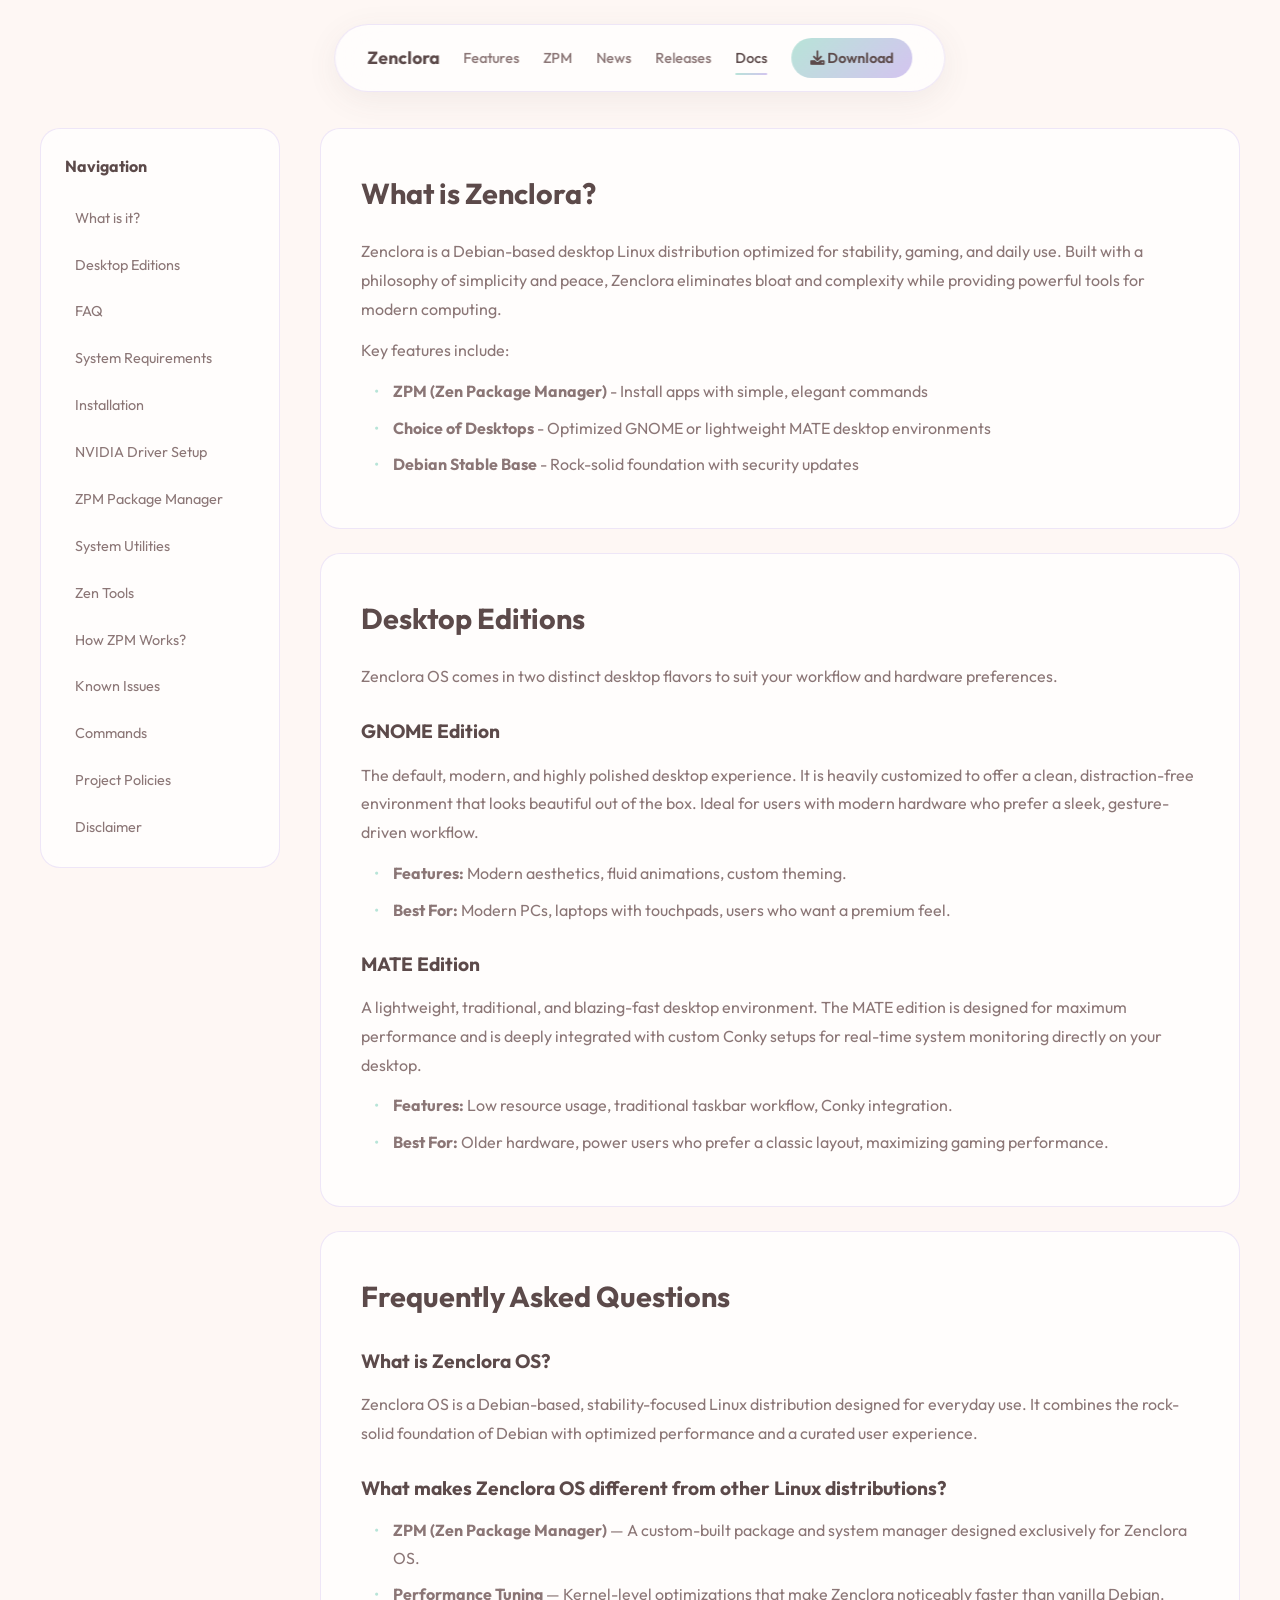
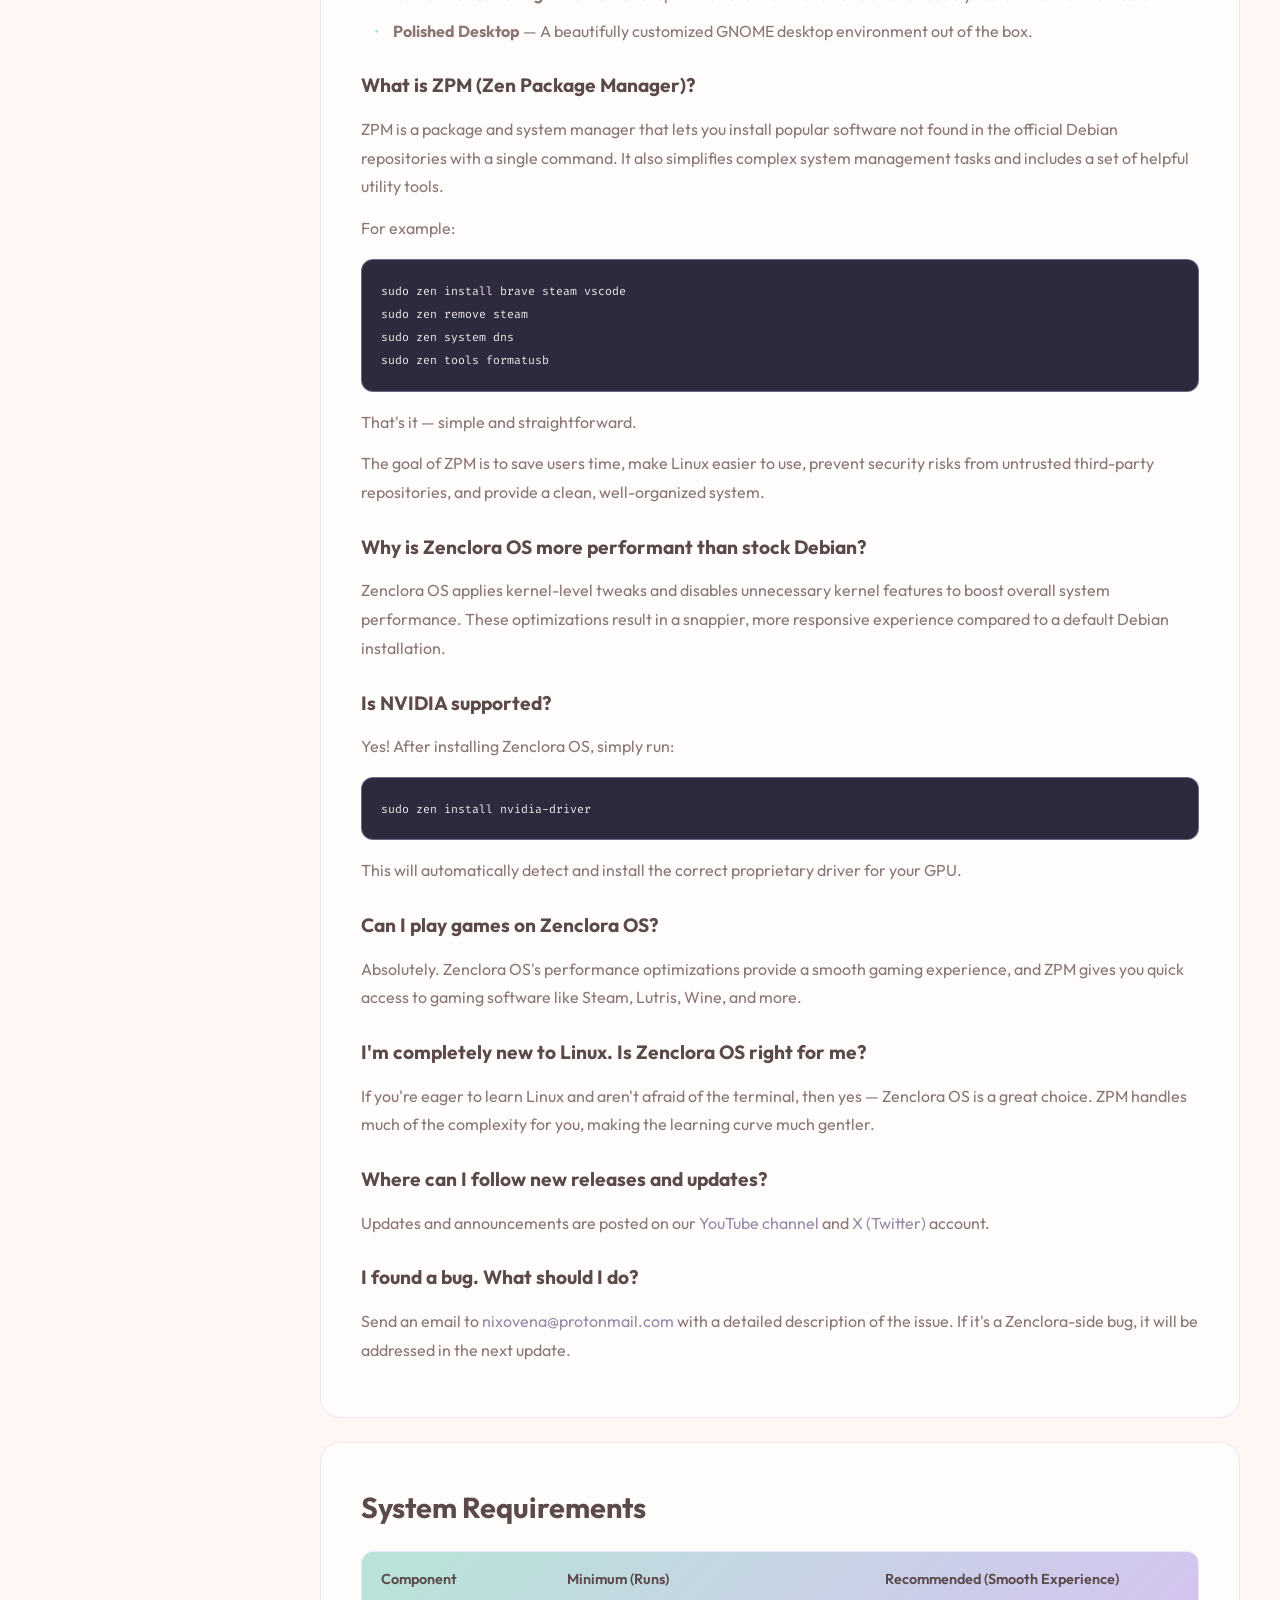
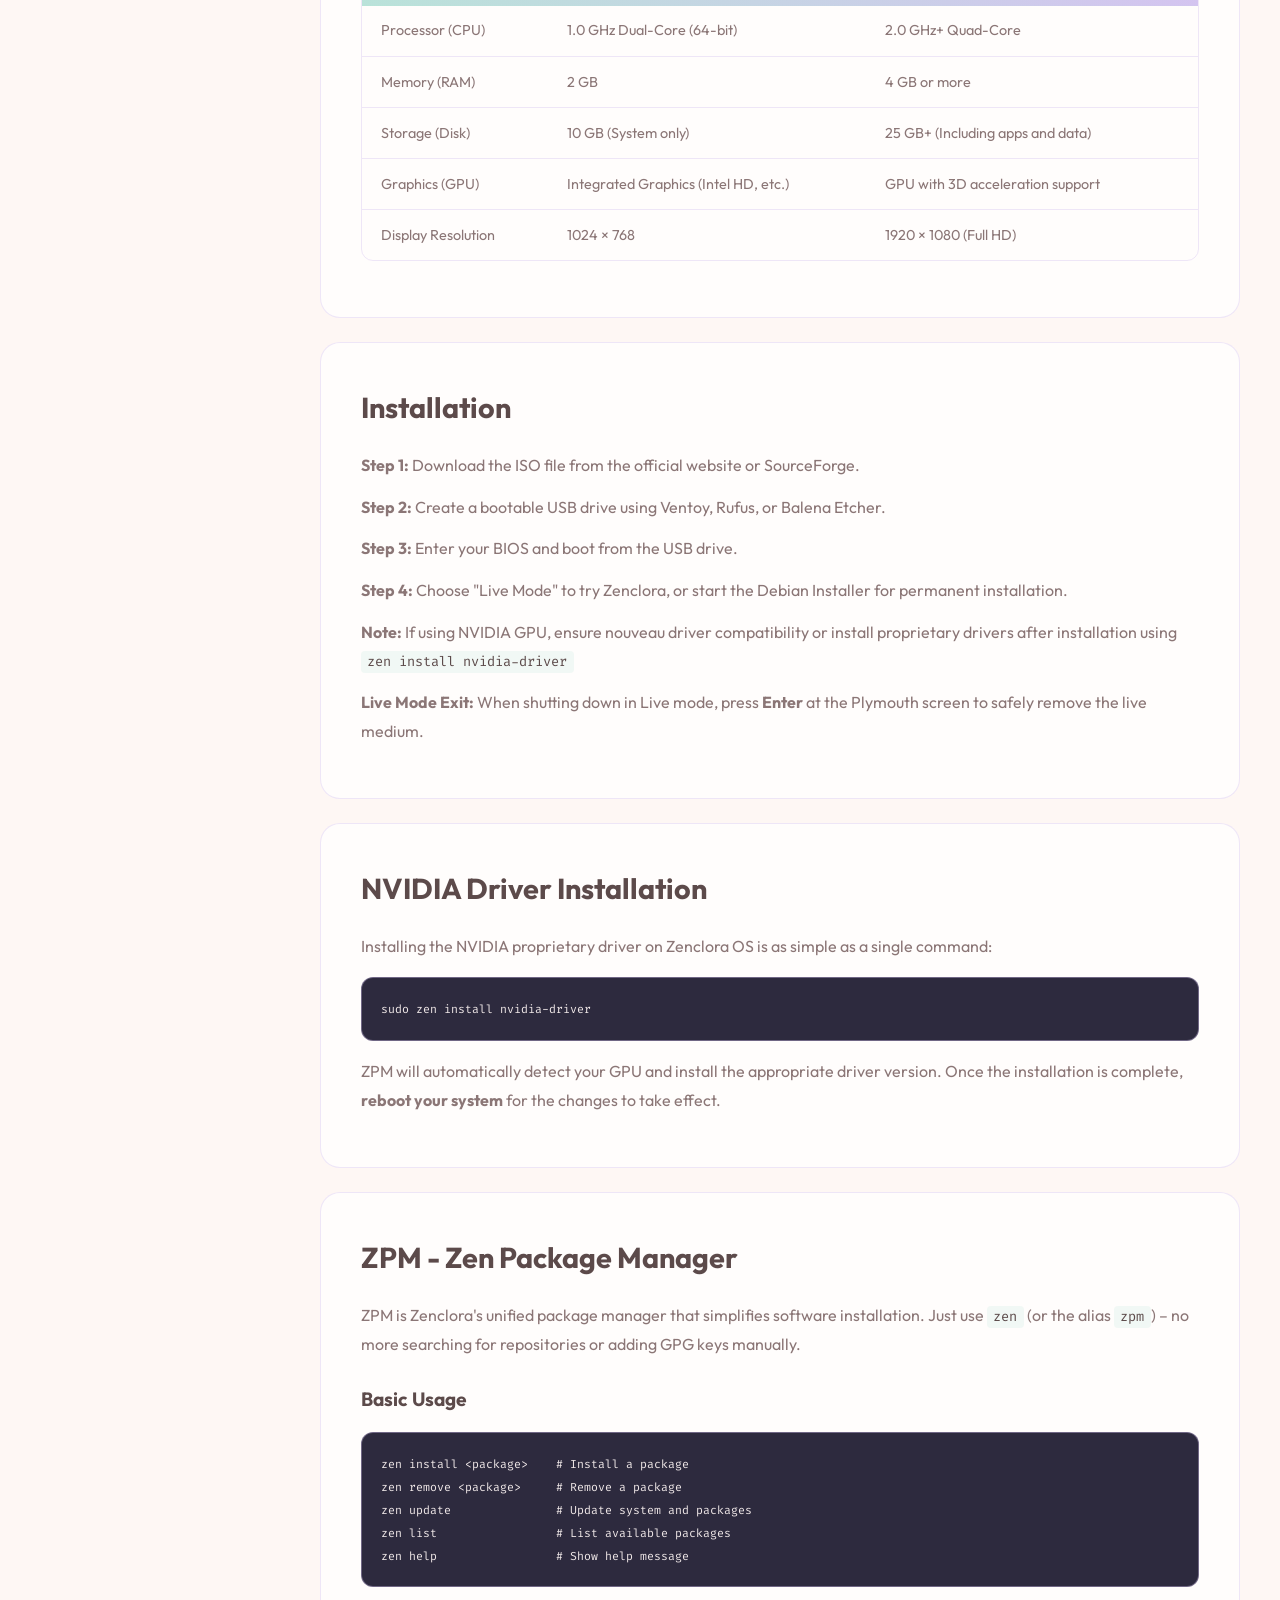
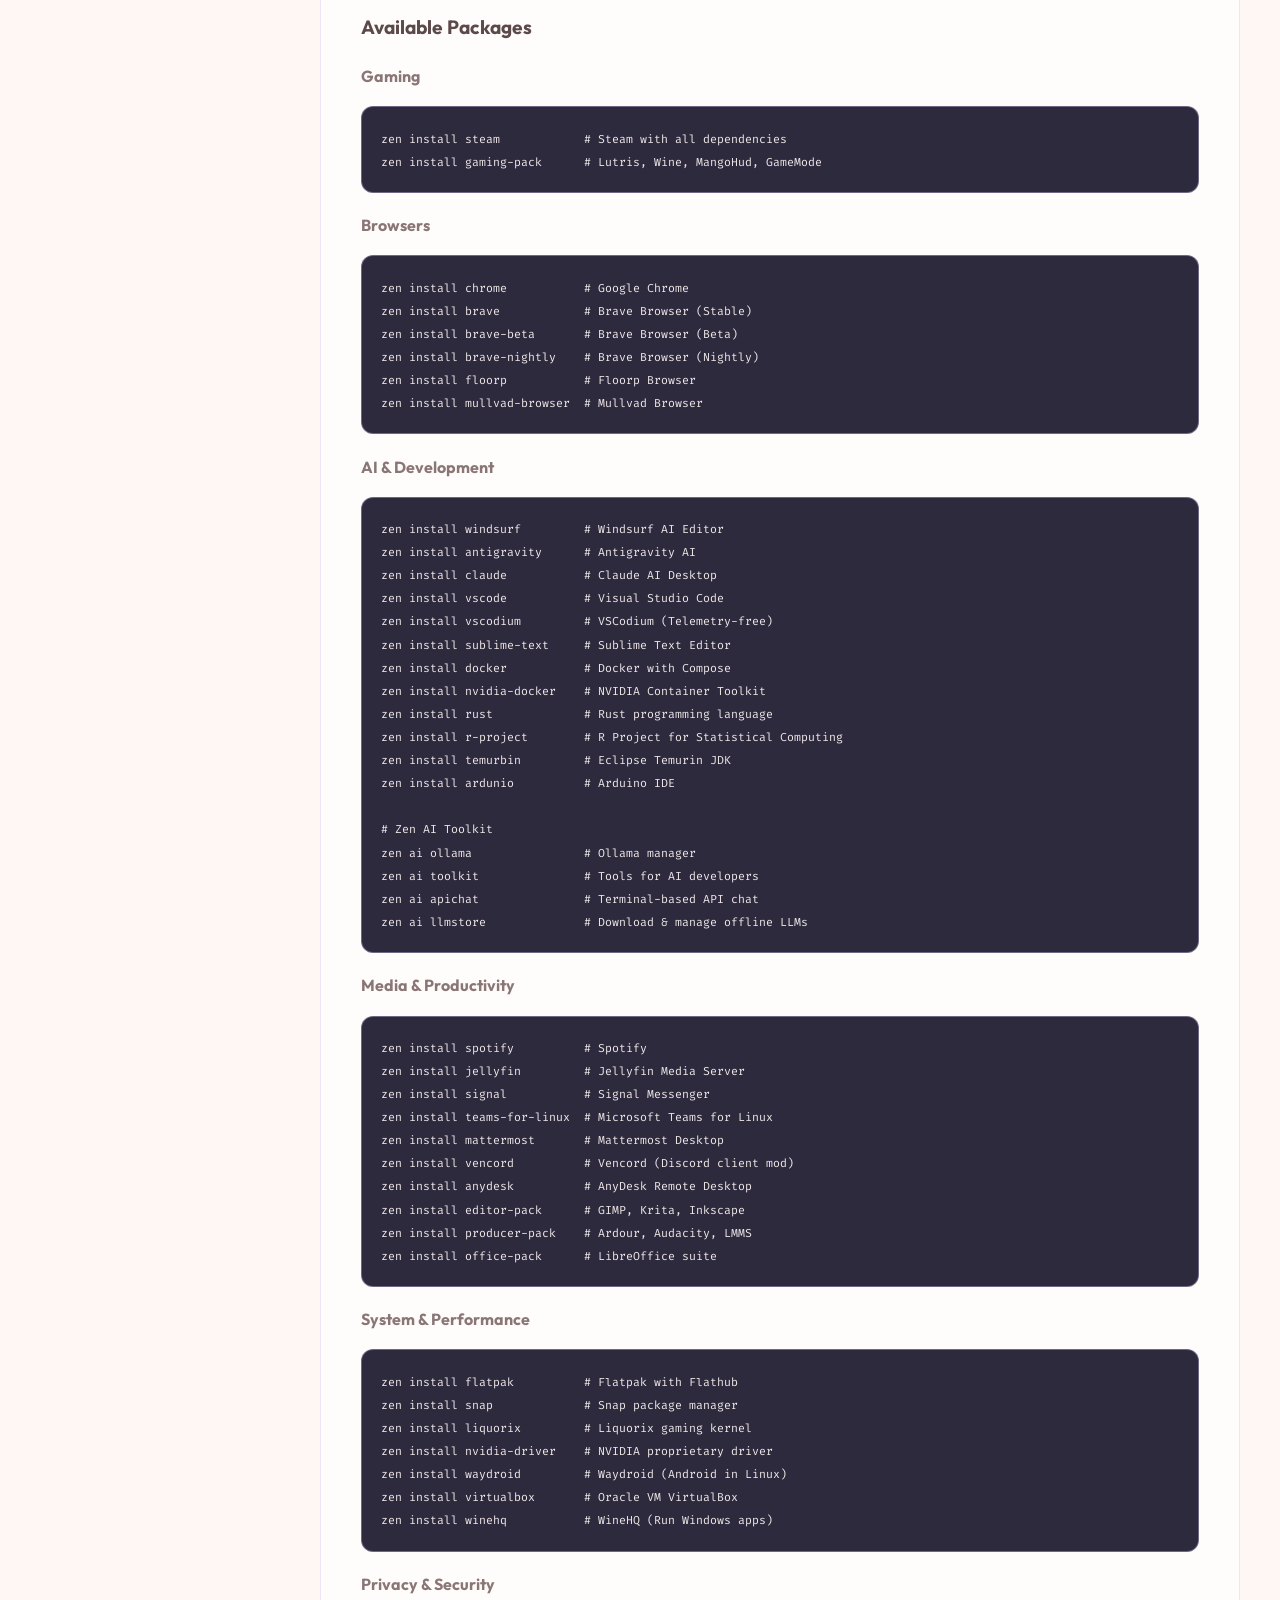
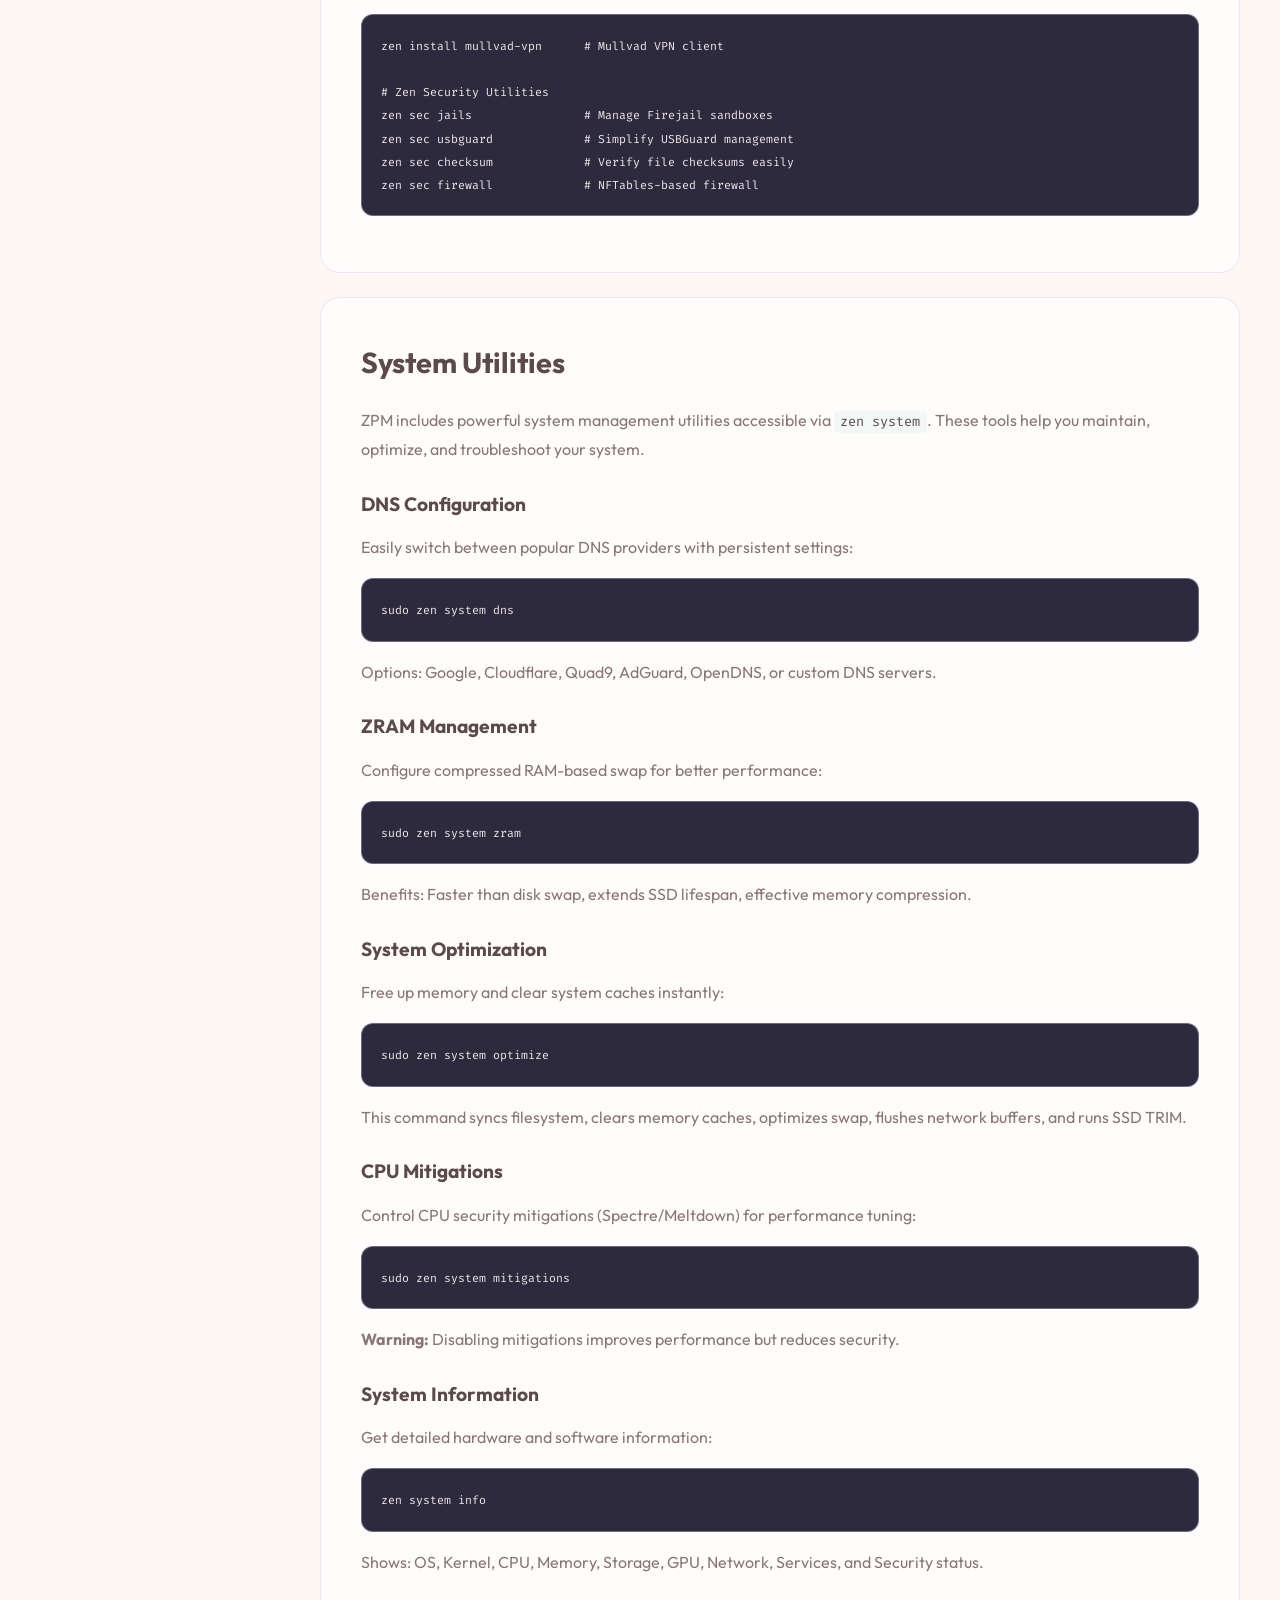
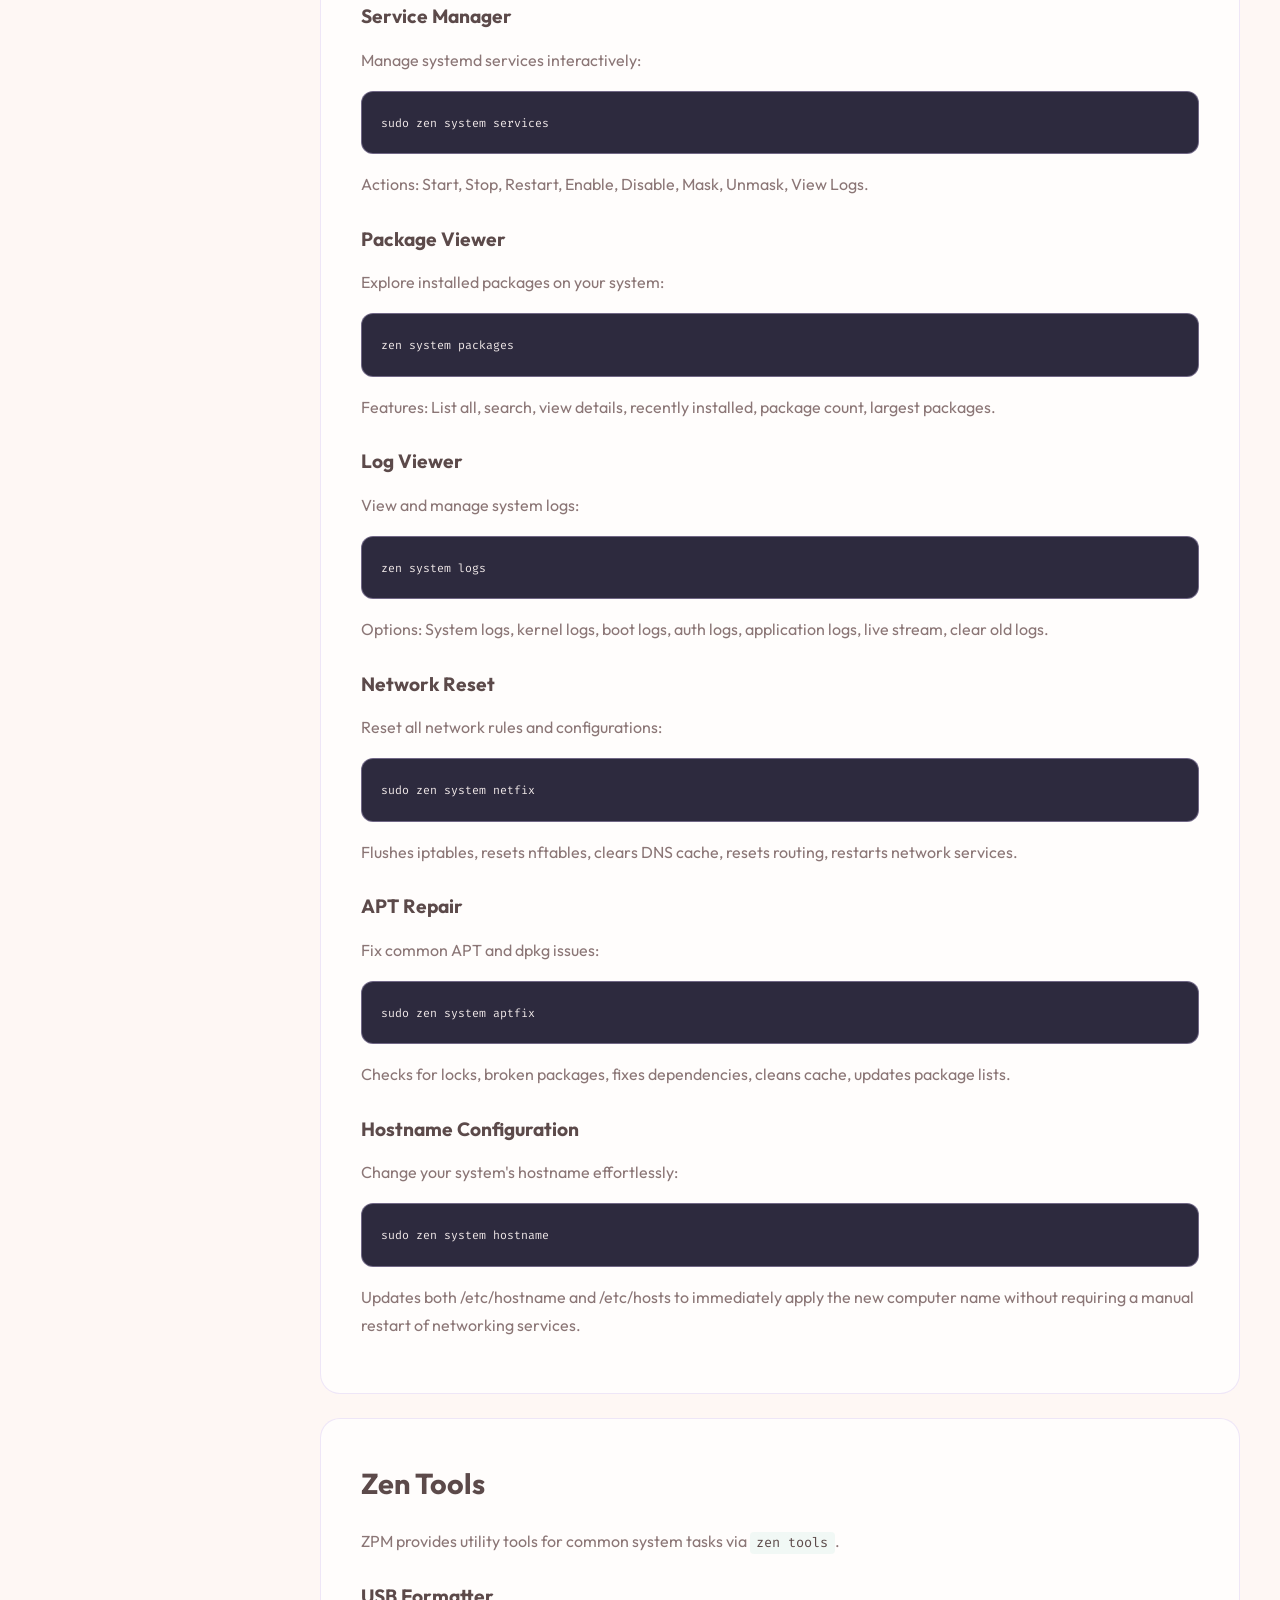
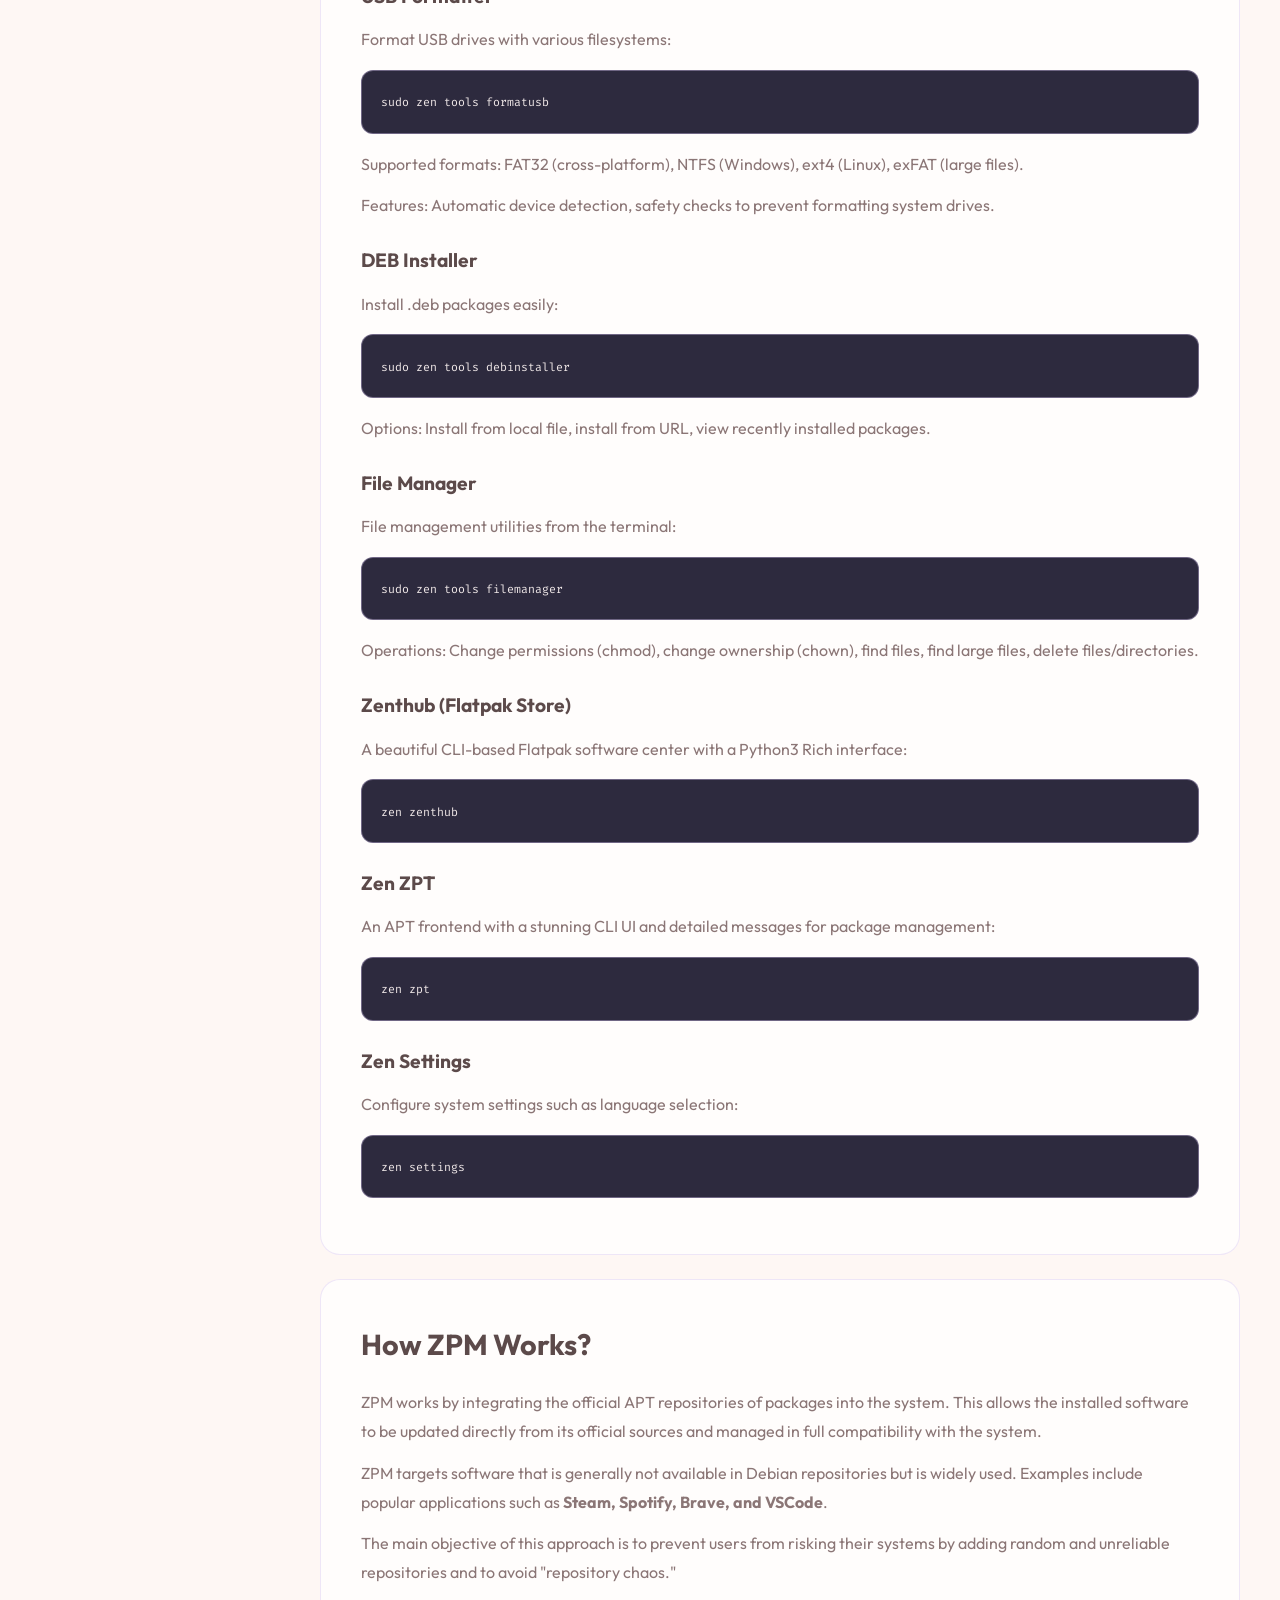
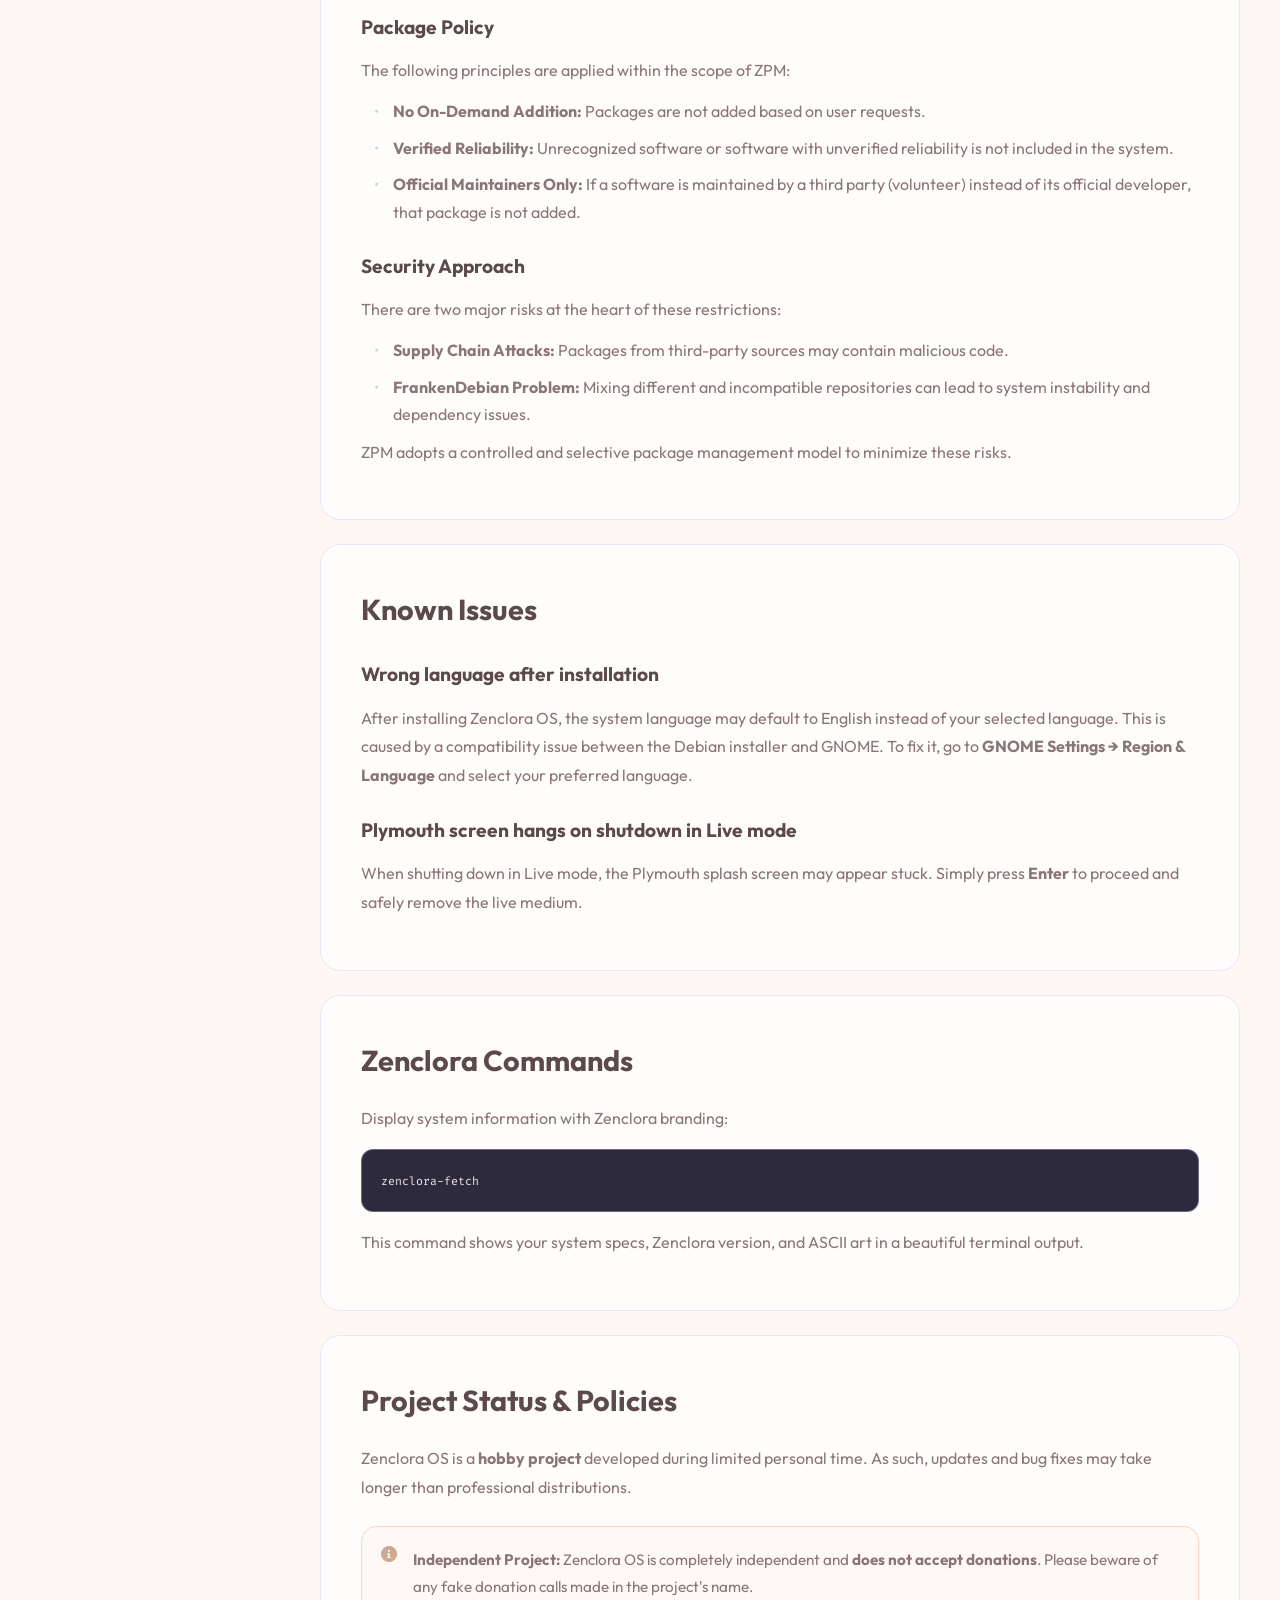
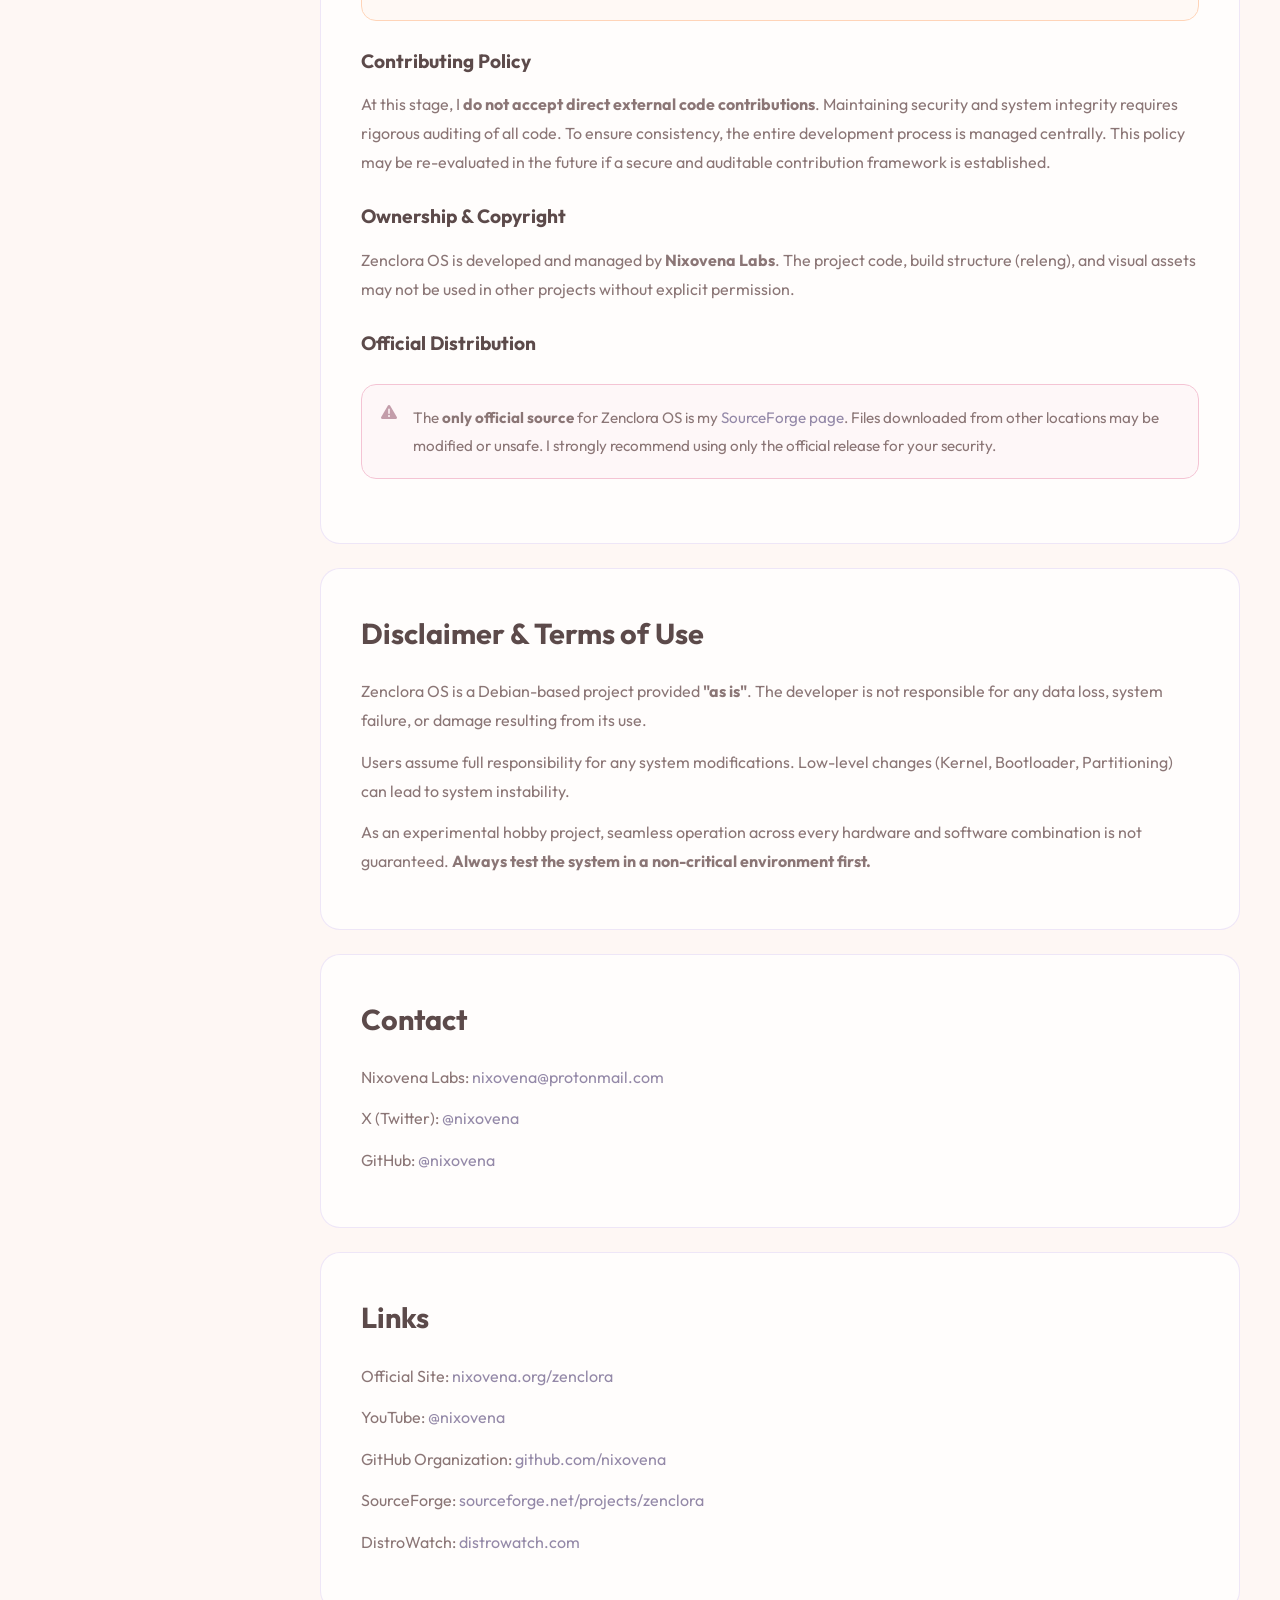
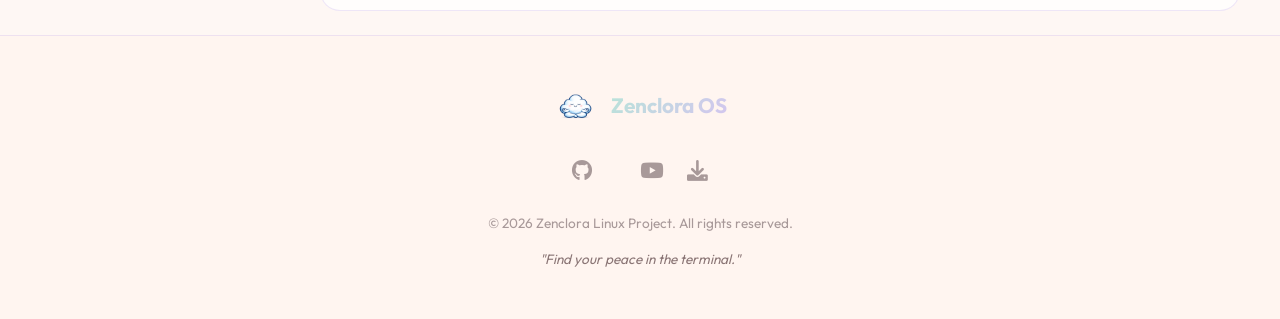
<file: docs.html>
<!DOCTYPE html>
<html lang="en">

<head>
    <meta charset="UTF-8">
    <meta name="viewport" content="width=device-width, initial-scale=1.0">
    <title>Documentation - Zenclora Linux</title>
    <meta name="description" content="Complete documentation for Zenclora OS and ZPM package manager.">
    <link rel="stylesheet" href="style.css">
    <link rel="icon" href="Assets/logo.png" type="image/x-icon">
    <link rel="preconnect" href="https://fonts.googleapis.com">
    <link rel="preconnect" href="https://fonts.gstatic.com" crossorigin>
    <link href="https://fonts.googleapis.com/css2?family=Outfit:wght@300;400;600;700&family=Fira+Code&display=swap"
        rel="stylesheet">
    <link rel="stylesheet" href="https://cdnjs.cloudflare.com/ajax/libs/font-awesome/6.0.0/css/all.min.css">
</head>

<body>

    <nav>
        <a href="index.html" class="nav-home">Zenclora</a>
        <a href="index.html#features">Features</a>
        <a href="index.html#zpm">ZPM</a>
        <a href="news.html">News</a>
        <a href="releases.html">Releases</a>
        <a href="docs.html" class="active">Docs</a>
        <a href="index.html#download" class="btn-download"><i class="fas fa-download"></i> Download</a>
    </nav>



    <div class="container docs-layout">
        <aside class="docs-sidebar">
            <h3>Navigation</h3>
            <ul>
                <li><a href="#about">What is it?</a></li>
                <li><a href="#desktops">Desktop Editions</a></li>
                <li><a href="#faq">FAQ</a></li>
                <li><a href="#requirements">System Requirements</a></li>
                <li><a href="#installation">Installation</a></li>
                <li><a href="#nvidia">NVIDIA Driver Setup</a></li>
                <li><a href="#zpm">ZPM Package Manager</a></li>
                <li><a href="#system">System Utilities</a></li>
                <li><a href="#tools">Zen Tools</a></li>
                <li><a href="#zpm-internals">How ZPM Works?</a></li>
                <li><a href="#known-issues">Known Issues</a></li>
                <li><a href="#commands">Commands</a></li>
                <li><a href="#project-policy">Project Policies</a></li>
                <li><a href="#disclaimer">Disclaimer</a></li>
                <li><a href="#contact">Contact</a></li>
                <li><a href="#links">Links</a></li>
            </ul>
        </aside>

        <main class="docs-content">
            <section id="about">
                <h2>What is Zenclora?</h2>
                <p>Zenclora is a Debian-based desktop Linux distribution optimized for stability, gaming, and daily
                    use.
                    Built with a philosophy of simplicity and peace, Zenclora eliminates bloat and complexity while
                    providing powerful tools for modern computing.</p>
                <p>Key features include:</p>
                <ul>
                    <li><strong>ZPM (Zen Package Manager)</strong> - Install apps with simple, elegant commands</li>
                    <li><strong>Choice of Desktops</strong> - Optimized GNOME or lightweight MATE desktop environments</li>
                    <li><strong>Debian Stable Base</strong> - Rock-solid foundation with security updates</li>
                </ul>
            </section>

            <section id="desktops">
                <h2>Desktop Editions</h2>
                <p>Zenclora OS comes in two distinct desktop flavors to suit your workflow and hardware preferences.</p>

                <h3>GNOME Edition</h3>
                <p>The default, modern, and highly polished desktop experience. It is heavily customized to offer a clean, distraction-free environment that looks beautiful out of the box. Ideal for users with modern hardware who prefer a sleek, gesture-driven workflow.</p>
                <ul>
                    <li><strong>Features:</strong> Modern aesthetics, fluid animations, custom theming.</li>
                    <li><strong>Best For:</strong> Modern PCs, laptops with touchpads, users who want a premium feel.</li>
                </ul>

                <h3>MATE Edition</h3>
                <p>A lightweight, traditional, and blazing-fast desktop environment. The MATE edition is designed for maximum performance and is deeply integrated with custom Conky setups for real-time system monitoring directly on your desktop.</p>
                <ul>
                    <li><strong>Features:</strong> Low resource usage, traditional taskbar workflow, Conky integration.</li>
                    <li><strong>Best For:</strong> Older hardware, power users who prefer a classic layout, maximizing gaming performance.</li>
                </ul>
            </section>

            <section id="faq">
                <h2>Frequently Asked Questions</h2>

                <h3>What is Zenclora OS?</h3>
                <p>Zenclora OS is a Debian-based, stability-focused Linux distribution designed for everyday use. It
                    combines the rock-solid foundation of Debian with optimized performance and a curated user
                    experience.</p>

                <h3>What makes Zenclora OS different from other Linux distributions?</h3>
                <ul>
                    <li><strong>ZPM (Zen Package Manager)</strong> — A custom-built package and system manager designed
                        exclusively for Zenclora OS.</li>
                    <li><strong>Performance Tuning</strong> — Kernel-level optimizations that make Zenclora noticeably
                        faster than vanilla Debian.</li>
                    <li><strong>Polished Desktop</strong> — A beautifully customized GNOME desktop environment out of
                        the box.</li>
                </ul>

                <h3>What is ZPM (Zen Package Manager)?</h3>
                <p>ZPM is a package and system manager that lets you install popular software not found in the official
                    Debian repositories with a single command. It also simplifies complex system management tasks and
                    includes a set of helpful utility tools.</p>
                <p>For example:</p>
                <pre><code>sudo zen install brave steam vscode
sudo zen remove steam
sudo zen system dns
sudo zen tools formatusb</code></pre>
                <p>That's it — simple and straightforward.</p>
                <p>The goal of ZPM is to save users time, make Linux easier to use, prevent security risks from
                    untrusted third-party repositories, and provide a clean, well-organized system.</p>

                <h3>Why is Zenclora OS more performant than stock Debian?</h3>
                <p>Zenclora OS applies kernel-level tweaks and disables unnecessary kernel features to boost overall
                    system performance. These optimizations result in a snappier, more responsive experience compared to
                    a default Debian installation.</p>

                <h3>Is NVIDIA supported?</h3>
                <p>Yes! After installing Zenclora OS, simply run:</p>
                <pre><code>sudo zen install nvidia-driver</code></pre>
                <p>This will automatically detect and install the correct proprietary driver for your GPU.</p>

                <h3>Can I play games on Zenclora OS?</h3>
                <p>Absolutely. Zenclora OS's performance optimizations provide a smooth gaming experience, and ZPM gives
                    you quick access to gaming software like Steam, Lutris, Wine, and more.</p>

                <h3>I'm completely new to Linux. Is Zenclora OS right for me?</h3>
                <p>If you're eager to learn Linux and aren't afraid of the terminal, then yes — Zenclora OS is a great
                    choice. ZPM handles much of the complexity for you, making the learning curve much gentler.</p>

                <h3>Where can I follow new releases and updates?</h3>
                <p>Updates and announcements are posted on our <a href="https://www.youtube.com/@nixovena"
                        target="_blank">YouTube channel</a> and <a href="https://x.com/nixovena" target="_blank">X
                        (Twitter)</a> account.</p>

                <h3>I found a bug. What should I do?</h3>
                <p>Send an email to <a href="mailto:nixovena@protonmail.com">nixovena@protonmail.com</a> with a
                    detailed description of the issue. If it's a Zenclora-side bug, it will be addressed in the next
                    update.</p>
            </section>

            <section id="requirements">
                <h2>System Requirements</h2>
                <div class="table-wrapper">
                    <table>
                        <thead>
                            <tr>
                                <th>Component</th>
                                <th>Minimum (Runs)</th>
                                <th>Recommended (Smooth Experience)</th>
                            </tr>
                        </thead>
                        <tbody>
                            <tr>
                                <td>Processor (CPU)</td>
                                <td>1.0 GHz Dual-Core (64-bit)</td>
                                <td>2.0 GHz+ Quad-Core</td>
                            </tr>
                            <tr>
                                <td>Memory (RAM)</td>
                                <td>2 GB</td>
                                <td>4 GB or more</td>
                            </tr>
                            <tr>
                                <td>Storage (Disk)</td>
                                <td>10 GB (System only)</td>
                                <td>25 GB+ (Including apps and data)</td>
                            </tr>
                            <tr>
                                <td>Graphics (GPU)</td>
                                <td>Integrated Graphics (Intel HD, etc.)</td>
                                <td>GPU with 3D acceleration support</td>
                            </tr>
                            <tr>
                                <td>Display Resolution</td>
                                <td>1024 × 768</td>
                                <td>1920 × 1080 (Full HD)</td>
                            </tr>
                        </tbody>
                    </table>
                </div>
            </section>

            <section id="installation">
                <h2>Installation</h2>
                <p><strong>Step 1:</strong> Download the ISO file from the official website or SourceForge.</p>
                <p><strong>Step 2:</strong> Create a bootable USB drive using Ventoy, Rufus, or Balena Etcher.</p>
                <p><strong>Step 3:</strong> Enter your BIOS and boot from the USB drive.</p>
                <p><strong>Step 4:</strong> Choose "Live Mode" to try Zenclora, or start the Debian Installer for
                    permanent installation.</p>

                <p><strong>Note:</strong> If using NVIDIA GPU, ensure nouveau driver compatibility
                    or install proprietary drivers after installation using <code>zen install nvidia-driver</code></p>

                <p><strong>Live Mode Exit:</strong> When shutting down in Live mode, press <strong>Enter</strong>
                    at the Plymouth screen to safely remove the live medium.</p>
            </section>

            <section id="nvidia">
                <h2>NVIDIA Driver Installation</h2>
                <p>Installing the NVIDIA proprietary driver on Zenclora OS is as simple as a single command:</p>
                <pre><code>sudo zen install nvidia-driver</code></pre>
                <p>ZPM will automatically detect your GPU and install the appropriate driver version. Once the
                    installation is complete, <strong>reboot your system</strong> for the changes to take effect.</p>
            </section>

            <section id="zpm">
                <h2>ZPM - Zen Package Manager</h2>
                <p>ZPM is Zenclora's unified package manager that simplifies software installation. Just use <code>zen</code> (or the alias <code>zpm</code>) – no more searching for repositories or adding GPG keys manually.</p>

                <h3>Basic Usage</h3>
                <pre><code>zen install &lt;package&gt;    # Install a package
zen remove &lt;package&gt;     # Remove a package
zen update               # Update system and packages
zen list                 # List available packages
zen help                 # Show help message</code></pre>

                <h3>Available Packages</h3>

                <h4>Gaming</h4>
                <pre><code>zen install steam            # Steam with all dependencies
zen install gaming-pack      # Lutris, Wine, MangoHud, GameMode</code></pre>

                <h4>Browsers</h4>
                <pre><code>zen install chrome           # Google Chrome
zen install brave            # Brave Browser (Stable)
zen install brave-beta       # Brave Browser (Beta)
zen install brave-nightly    # Brave Browser (Nightly)
zen install floorp           # Floorp Browser
zen install mullvad-browser  # Mullvad Browser</code></pre>

                <h4>AI & Development</h4>
                <pre><code>zen install windsurf         # Windsurf AI Editor
zen install antigravity      # Antigravity AI
zen install claude           # Claude AI Desktop
zen install vscode           # Visual Studio Code
zen install vscodium         # VSCodium (Telemetry-free)
zen install sublime-text     # Sublime Text Editor
zen install docker           # Docker with Compose
zen install nvidia-docker    # NVIDIA Container Toolkit
zen install rust             # Rust programming language
zen install r-project        # R Project for Statistical Computing
zen install temurbin         # Eclipse Temurin JDK
zen install ardunio          # Arduino IDE

# Zen AI Toolkit
zen ai ollama                # Ollama manager
zen ai toolkit               # Tools for AI developers
zen ai apichat               # Terminal-based API chat
zen ai llmstore              # Download & manage offline LLMs</code></pre>

                <h4>Media & Productivity</h4>
                <pre><code>zen install spotify          # Spotify
zen install jellyfin         # Jellyfin Media Server
zen install signal           # Signal Messenger
zen install teams-for-linux  # Microsoft Teams for Linux
zen install mattermost       # Mattermost Desktop
zen install vencord          # Vencord (Discord client mod)
zen install anydesk          # AnyDesk Remote Desktop
zen install editor-pack      # GIMP, Krita, Inkscape
zen install producer-pack    # Ardour, Audacity, LMMS
zen install office-pack      # LibreOffice suite</code></pre>

                <h4>System & Performance</h4>
                <pre><code>zen install flatpak          # Flatpak with Flathub
zen install snap             # Snap package manager
zen install liquorix         # Liquorix gaming kernel
zen install nvidia-driver    # NVIDIA proprietary driver
zen install waydroid         # Waydroid (Android in Linux)
zen install virtualbox       # Oracle VM VirtualBox
zen install winehq           # WineHQ (Run Windows apps)</code></pre>

                <h4>Privacy & Security</h4>
                <pre><code>zen install mullvad-vpn      # Mullvad VPN client

# Zen Security Utilities
zen sec jails                # Manage Firejail sandboxes
zen sec usbguard             # Simplify USBGuard management
zen sec checksum             # Verify file checksums easily
zen sec firewall             # NFTables-based firewall</code></pre>
            </section>

            <section id="system">
                <h2>System Utilities</h2>
                <p>ZPM includes powerful system management utilities accessible via <code>zen system</code>. These tools
                    help you maintain, optimize, and troubleshoot your system.</p>

                <h3>DNS Configuration</h3>
                <p>Easily switch between popular DNS providers with persistent settings:</p>
                <pre><code>sudo zen system dns</code></pre>
                <p>Options: Google, Cloudflare, Quad9, AdGuard, OpenDNS, or custom DNS servers.</p>

                <h3>ZRAM Management</h3>
                <p>Configure compressed RAM-based swap for better performance:</p>
                <pre><code>sudo zen system zram</code></pre>
                <p>Benefits: Faster than disk swap, extends SSD lifespan, effective memory compression.</p>

                <h3>System Optimization</h3>
                <p>Free up memory and clear system caches instantly:</p>
                <pre><code>sudo zen system optimize</code></pre>
                <p>This command syncs filesystem, clears memory caches, optimizes swap, flushes network buffers, and
                    runs SSD TRIM.</p>

                <h3>CPU Mitigations</h3>
                <p>Control CPU security mitigations (Spectre/Meltdown) for performance tuning:</p>
                <pre><code>sudo zen system mitigations</code></pre>
                <p><strong>Warning:</strong> Disabling mitigations improves performance but reduces security.</p>

                <h3>System Information</h3>
                <p>Get detailed hardware and software information:</p>
                <pre><code>zen system info</code></pre>
                <p>Shows: OS, Kernel, CPU, Memory, Storage, GPU, Network, Services, and Security status.</p>

                <h3>Service Manager</h3>
                <p>Manage systemd services interactively:</p>
                <pre><code>sudo zen system services</code></pre>
                <p>Actions: Start, Stop, Restart, Enable, Disable, Mask, Unmask, View Logs.</p>

                <h3>Package Viewer</h3>
                <p>Explore installed packages on your system:</p>
                <pre><code>zen system packages</code></pre>
                <p>Features: List all, search, view details, recently installed, package count, largest packages.</p>

                <h3>Log Viewer</h3>
                <p>View and manage system logs:</p>
                <pre><code>zen system logs</code></pre>
                <p>Options: System logs, kernel logs, boot logs, auth logs, application logs, live stream, clear old
                    logs.</p>

                <h3>Network Reset</h3>
                <p>Reset all network rules and configurations:</p>
                <pre><code>sudo zen system netfix</code></pre>
                <p>Flushes iptables, resets nftables, clears DNS cache, resets routing, restarts network services.</p>

                <h3>APT Repair</h3>
                <p>Fix common APT and dpkg issues:</p>
                <pre><code>sudo zen system aptfix</code></pre>
                <p>Checks for locks, broken packages, fixes dependencies, cleans cache, updates package lists.</p>

                <h3>Hostname Configuration</h3>
                <p>Change your system's hostname effortlessly:</p>
                <pre><code>sudo zen system hostname</code></pre>
                <p>Updates both /etc/hostname and /etc/hosts to immediately apply the new computer name without requiring a manual restart of networking services.</p>
            </section>

            <section id="tools">
                <h2>Zen Tools</h2>
                <p>ZPM provides utility tools for common system tasks via <code>zen tools</code>.</p>

                <h3>USB Formatter</h3>
                <p>Format USB drives with various filesystems:</p>
                <pre><code>sudo zen tools formatusb</code></pre>
                <p>Supported formats: FAT32 (cross-platform), NTFS (Windows), ext4 (Linux), exFAT (large files).</p>
                <p>Features: Automatic device detection, safety checks to prevent formatting system drives.</p>

                <h3>DEB Installer</h3>
                <p>Install .deb packages easily:</p>
                <pre><code>sudo zen tools debinstaller</code></pre>
                <p>Options: Install from local file, install from URL, view recently installed packages.</p>

                <h3>File Manager</h3>
                <p>File management utilities from the terminal:</p>
                <pre><code>sudo zen tools filemanager</code></pre>
                <p>Operations: Change permissions (chmod), change ownership (chown), find files, find large files,
                    delete files/directories.</p>
                <h3>Zenthub (Flatpak Store)</h3>
                <p>A beautiful CLI-based Flatpak software center with a Python3 Rich interface:</p>
                <pre><code>zen zenthub</code></pre>

                <h3>Zen ZPT</h3>
                <p>An APT frontend with a stunning CLI UI and detailed messages for package management:</p>
                <pre><code>zen zpt</code></pre>

                <h3>Zen Settings</h3>
                <p>Configure system settings such as language selection:</p>
                <pre><code>zen settings</code></pre>
            </section>

            <section id="zpm-internals">
                <h2>How ZPM Works?</h2>
                <p>ZPM works by integrating the official APT repositories of packages into the system. This allows the installed software to be updated directly from its official sources and managed in full compatibility with the system.</p>
                <p>ZPM targets software that is generally not available in Debian repositories but is widely used. Examples include popular applications such as <strong>Steam, Spotify, Brave, and VSCode</strong>.</p>
                <p>The main objective of this approach is to prevent users from risking their systems by adding random and unreliable repositories and to avoid "repository chaos."</p>

                <h3>Package Policy</h3>
                <p>The following principles are applied within the scope of ZPM:</p>
                <ul>
                    <li><strong>No On-Demand Addition:</strong> Packages are not added based on user requests.</li>
                    <li><strong>Verified Reliability:</strong> Unrecognized software or software with unverified reliability is not included in the system.</li>
                    <li><strong>Official Maintainers Only:</strong> If a software is maintained by a third party (volunteer) instead of its official developer, that package is not added.</li>
                </ul>

                <h3>Security Approach</h3>
                <p>There are two major risks at the heart of these restrictions:</p>
                <ul>
                    <li><strong>Supply Chain Attacks:</strong> Packages from third-party sources may contain malicious code.</li>
                    <li><strong>FrankenDebian Problem:</strong> Mixing different and incompatible repositories can lead to system instability and dependency issues.</li>
                </ul>
                <p>ZPM adopts a controlled and selective package management model to minimize these risks.</p>
            </section>

            <section id="known-issues">
                <h2>Known Issues</h2>

                <h3>Wrong language after installation</h3>
                <p>After installing Zenclora OS, the system language may default to English instead of your selected
                    language. This is caused by a compatibility issue between the Debian installer and GNOME. To fix it,
                    go to <strong>GNOME Settings → Region & Language</strong> and select your preferred language.</p>

                <h3>Plymouth screen hangs on shutdown in Live mode</h3>
                <p>When shutting down in Live mode, the Plymouth splash screen may appear stuck. Simply press
                    <strong>Enter</strong> to proceed and safely remove the live medium.
                </p>
            </section>

            <section id="commands">
                <h2>Zenclora Commands</h2>
                <p>Display system information with Zenclora branding:</p>
                <pre><code>zenclora-fetch</code></pre>
                <p>This command shows your system specs, Zenclora version, and ASCII art in a beautiful terminal output.
                </p>
            </section>

            <section id="project-policy">
                <h2>Project Status & Policies</h2>
                <p>Zenclora OS is a <strong>hobby project</strong> developed during limited personal time. As such,
                    updates and bug fixes may take longer than professional distributions.</p>

                <div class="alert note">
                    <i class="fas fa-info-circle"></i>
                    <p><strong>Independent Project:</strong> Zenclora OS is completely independent and <strong>does not
                            accept donations</strong>. Please beware of any fake donation calls made in the project's
                        name.</p>
                </div>

                <h3>Contributing Policy</h3>
                <p>At this stage, I <strong>do not accept direct external code contributions</strong>. Maintaining
                    security and system integrity requires rigorous auditing of all code. To ensure consistency, the
                    entire development process is managed centrally. This policy may be re-evaluated in the future if a
                    secure and auditable contribution framework is established.</p>

                <h3>Ownership & Copyright</h3>
                <p>Zenclora OS is developed and managed by <strong>Nixovena Labs</strong>. The project code, build structure
                    (releng), and visual assets may not be used in other projects without explicit permission.</p>

                <h3>Official Distribution</h3>
                <div class="alert warning">
                    <i class="fas fa-exclamation-triangle"></i>
                    <p>The <strong>only official source</strong> for Zenclora OS is my <a
                            href="https://sourceforge.net/projects/zenclora/" target="_blank">SourceForge page</a>.
                        Files downloaded from other locations may be modified or unsafe. I strongly recommend using
                        only the official release for your security.</p>
                </div>
            </section>

            <section id="disclaimer">
                <h2>Disclaimer & Terms of Use</h2>
                <p>Zenclora OS is a Debian-based project provided <strong>"as is"</strong>. The developer is not
                    responsible for any data loss, system failure, or damage resulting from its use.</p>
                <p>Users assume full responsibility for any system modifications. Low-level changes (Kernel, Bootloader,
                    Partitioning) can lead to system instability.</p>
                <p>As an experimental hobby project, seamless operation across every hardware and software combination
                    is not guaranteed. <strong>Always test the system in a non-critical environment first.</strong></p>
            </section>

            <section id="contact">
                <h2>Contact</h2>
                <p>Nixovena Labs: <a href="mailto:nixovena@protonmail.com">nixovena@protonmail.com</a></p>
                <p>X (Twitter): <a href="https://x.com/nixovena" target="_blank">@nixovena</a></p>
                <p>GitHub: <a href="https://github.com/nixovena" target="_blank">@nixovena</a></p>
            </section>

            <section id="links">
                <h2>Links</h2>
                <p>Official Site: <a href="https://nixovena.org/zenclora" target="_blank">nixovena.org/zenclora</a></p>
                <p>YouTube: <a href="https://www.youtube.com/@nixovena"
                        target="_blank">@nixovena</a></p>
                <p>GitHub Organization: <a href="https://github.com/nixovena" target="_blank">github.com/nixovena</a>
                </p>
                <p>SourceForge: <a href="https://sourceforge.net/projects/zenclora/"
                        target="_blank">sourceforge.net/projects/zenclora</a></p>
                <p>DistroWatch: <a href="https://distrowatch.com/table.php?distribution=zenclora"
                        target="_blank">distrowatch.com</a></p>
            </section>
        </main>
    </div>

    <footer>
        <div class="footer-content">
            <div class="footer-brand">
                <img src="Assets/zenny.png" alt="Zenny" class="footer-logo">
                <span>Zenclora OS</span>
            </div>
            <div class="footer-links">
                <a href="https://github.com/nixovena" target="_blank"><i class="fab fa-github"></i></a>
                <a href="https://x.com/nixovena" target="_blank"><i class="fab fa-x-twitter"></i></a>
                <a href="https://www.youtube.com/@nixovena" target="_blank"><i class="fab fa-youtube"></i></a>
                <a href="https://sourceforge.net/projects/zenclora/" target="_blank"><i class="fas fa-download"></i></a>
            </div>
            <p>© 2026 Zenclora Linux Project. All rights reserved.</p>
            <p class="footer-quote">"Find your peace in the terminal."</p>
        </div>
    </footer>

    <script src="script.js"></script>
</body>

</html>
</file>
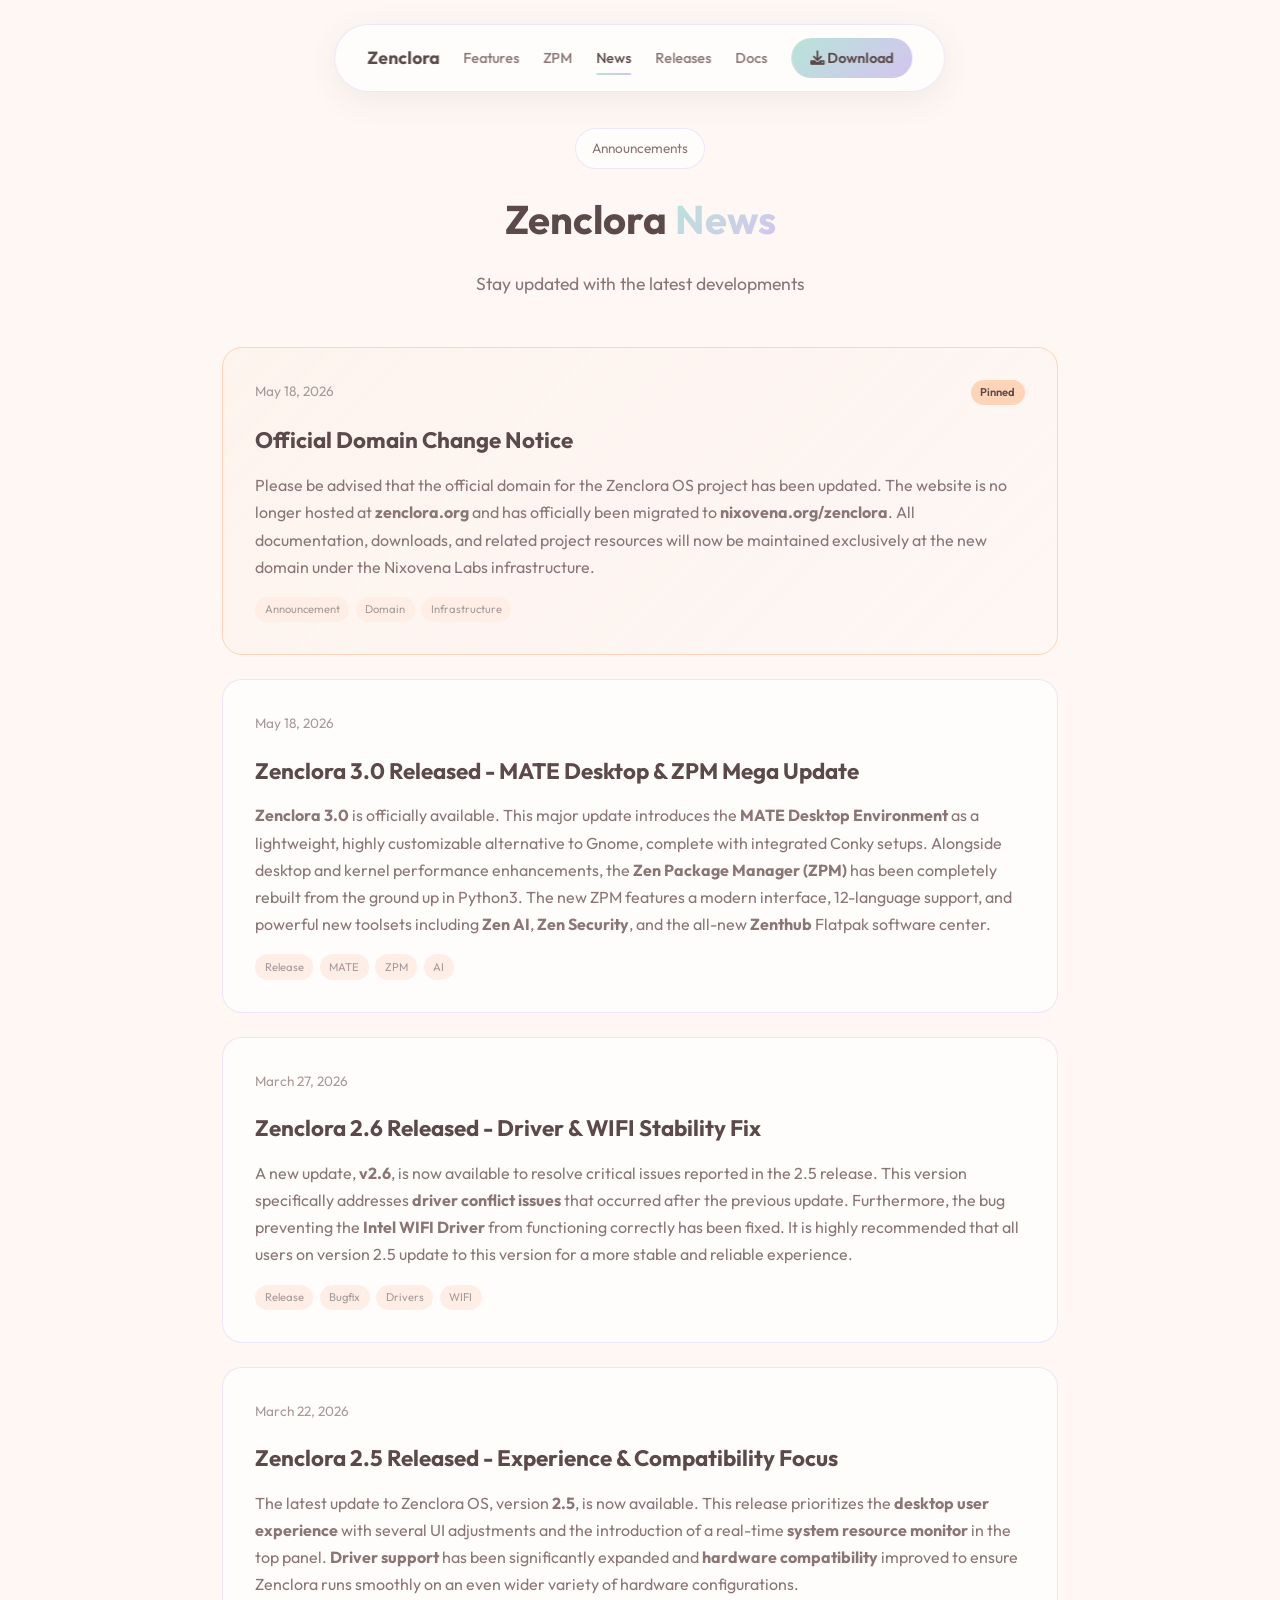
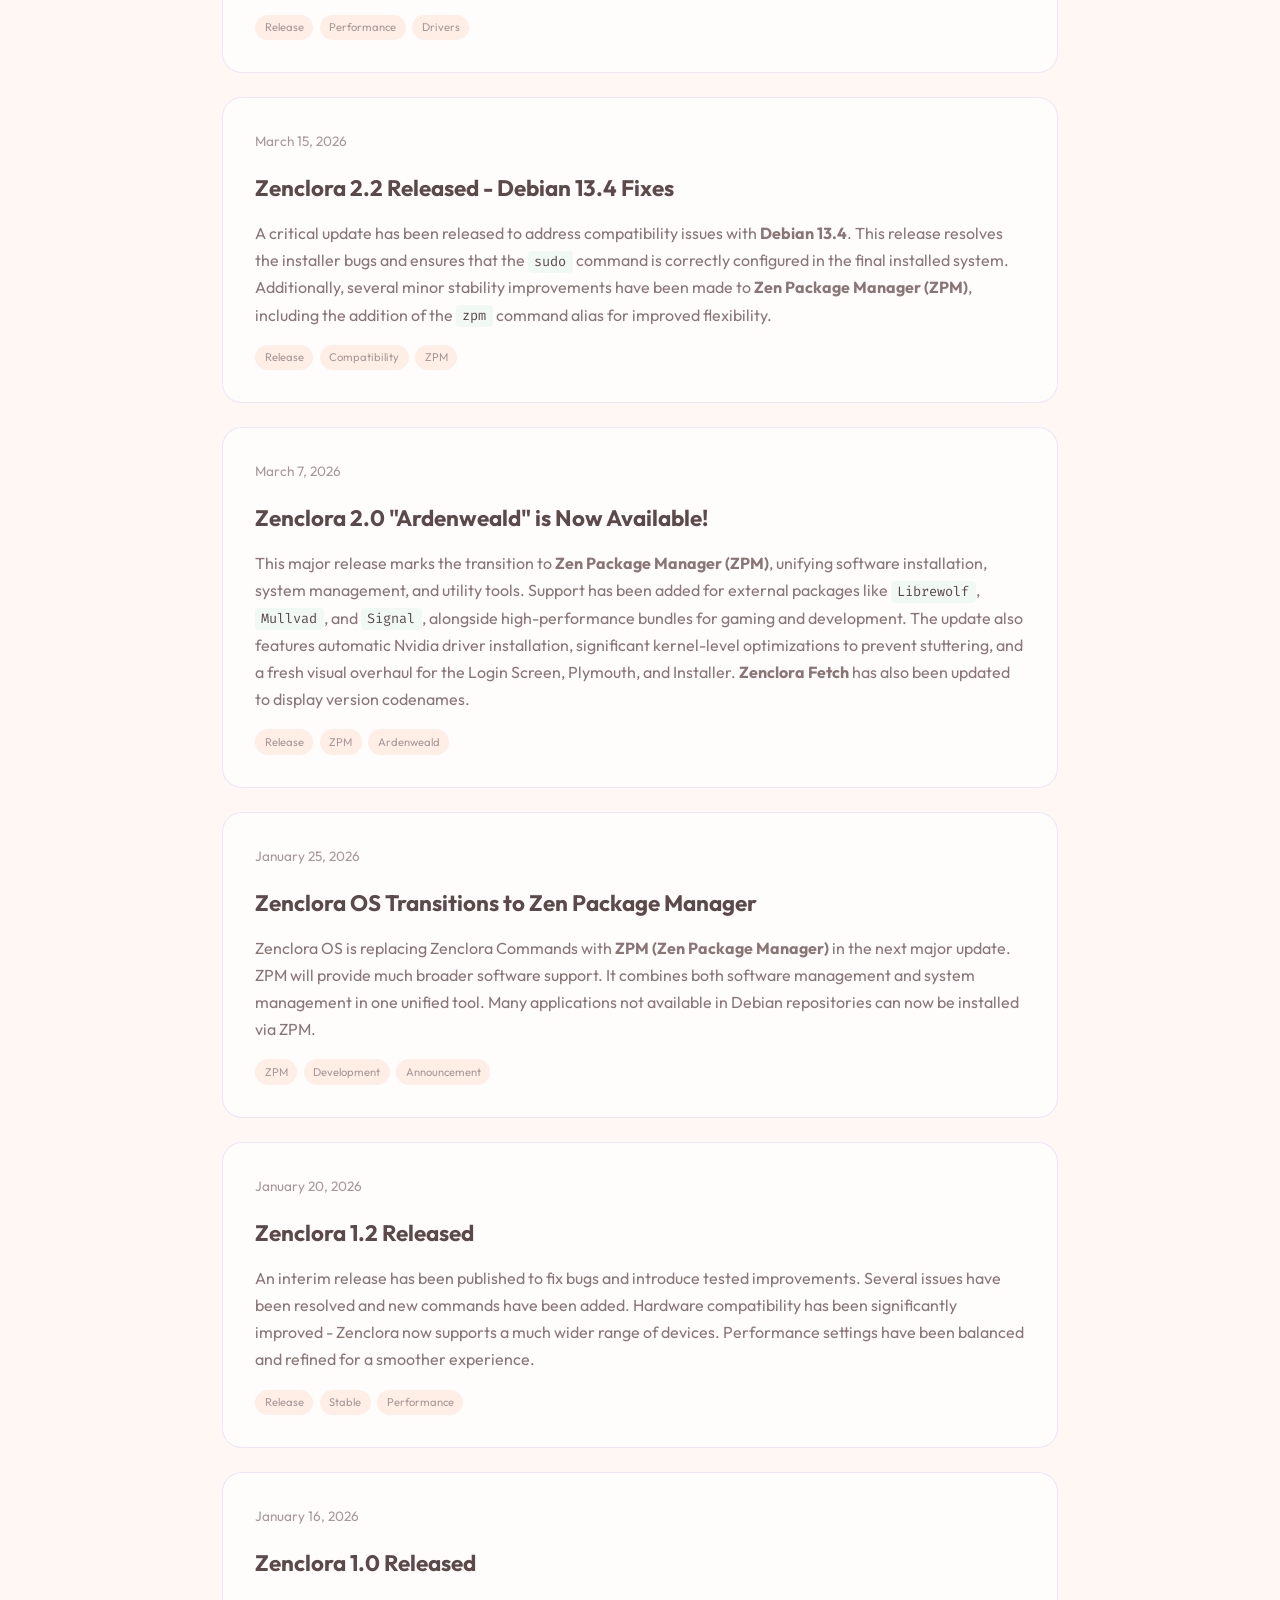
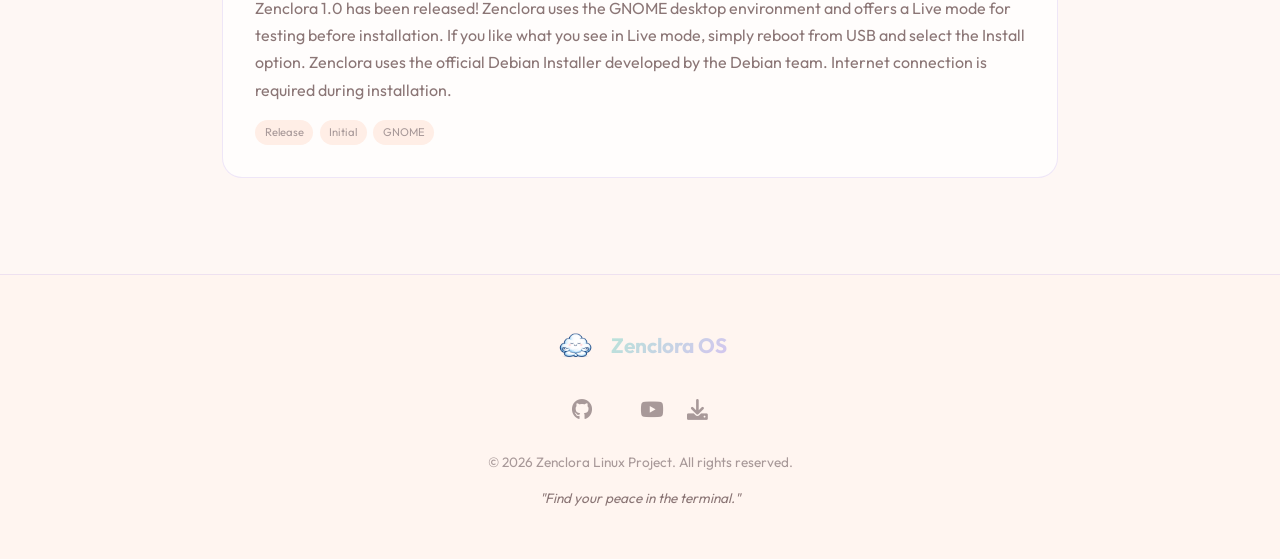
<file: news.html>
<!DOCTYPE html>
<html lang="en">

<head>
    <meta charset="UTF-8">
    <meta name="viewport" content="width=device-width, initial-scale=1.0">
    <title>News - Zenclora Linux</title>
    <meta name="description" content="Latest news and announcements from Zenclora OS project.">
    <link rel="stylesheet" href="style.css">
    <link rel="icon" href="Assets/logo.png" type="image/x-icon">
    <link rel="preconnect" href="https://fonts.googleapis.com">
    <link rel="preconnect" href="https://fonts.gstatic.com" crossorigin>
    <link href="https://fonts.googleapis.com/css2?family=Outfit:wght@300;400;600;700&family=Fira+Code&display=swap"
        rel="stylesheet">
    <link rel="stylesheet" href="https://cdnjs.cloudflare.com/ajax/libs/font-awesome/6.0.0/css/all.min.css">
</head>

<body>

    <nav>
        <a href="index.html" class="nav-home">Zenclora</a>
        <a href="index.html#features">Features</a>
        <a href="index.html#zpm">ZPM</a>
        <a href="news.html" class="active">News</a>
        <a href="releases.html">Releases</a>
        <a href="docs.html">Docs</a>
        <a href="index.html#download" class="btn-download"><i class="fas fa-download"></i> Download</a>
    </nav>



    <section class="news-page-container">
        <div class="section-header">
            <span class="section-badge">Announcements</span>
            <h2>Zenclora <span class="gradient-text">News</span></h2>
            <p>Stay updated with the latest developments</p>
        </div>

        <div class="news-list">
            <!-- Pinned Announcement -->
            <article class="news-article pinned">
                <div class="news-article-header">
                    <span class="news-article-date">May 18, 2026</span>
                    <span class="news-article-badge">Pinned</span>
                </div>
                <h2>Official Domain Change Notice</h2>
                <p>
                    Please be advised that the official domain for the Zenclora OS project has been updated. 
                    The website is no longer hosted at <strong>zenclora.org</strong> and has officially been migrated to 
                    <strong>nixovena.org/zenclora</strong>. All documentation, downloads, and related project resources 
                    will now be maintained exclusively at the new domain under the Nixovena Labs infrastructure.
                </p>
                <div class="news-article-tags">
                    <span>Announcement</span>
                    <span>Domain</span>
                    <span>Infrastructure</span>
                </div>
            </article>

            <!-- Regular News -->
            <article class="news-article">
                <div class="news-article-header">
                    <span class="news-article-date">May 18, 2026</span>
                </div>
                <h2>Zenclora 3.0 Released - MATE Desktop & ZPM Mega Update</h2>
                <p>
                    <strong>Zenclora 3.0</strong> is officially available. This major update introduces 
                    the <strong>MATE Desktop Environment</strong> as a lightweight, highly customizable alternative to Gnome, 
                    complete with integrated Conky setups. Alongside desktop and kernel performance enhancements, 
                    the <strong>Zen Package Manager (ZPM)</strong> has been completely rebuilt from the ground up in Python3. 
                    The new ZPM features a modern interface, 12-language support, and powerful new toolsets including <strong>Zen AI</strong>, 
                    <strong>Zen Security</strong>, and the all-new <strong>Zenthub</strong> Flatpak software center.
                </p>
                <div class="news-article-tags">
                    <span>Release</span>
                    <span>MATE</span>
                    <span>ZPM</span>
                    <span>AI</span>
                </div>
            </article>

            <!-- Regular News -->
            <article class="news-article">
                <div class="news-article-header">
                    <span class="news-article-date">March 27, 2026</span>
                </div>
                <h2>Zenclora 2.6 Released - Driver & WIFI Stability Fix</h2>
                <p>
                    A new update, <strong>v2.6</strong>, is now available to resolve critical issues reported in the 2.5 release. 
                    This version specifically addresses <strong>driver conflict issues</strong> that occurred after the previous update. 
                    Furthermore, the bug preventing the <strong>Intel WIFI Driver</strong> from functioning correctly has been fixed. 
                    It is highly recommended that all users on version 2.5 update to this version for a more stable and reliable experience.
                </p>
                <div class="news-article-tags">
                    <span>Release</span>
                    <span>Bugfix</span>
                    <span>Drivers</span>
                    <span>WIFI</span>
                </div>
            </article>

            <!-- Regular News -->
            <article class="news-article">
                <div class="news-article-header">
                    <span class="news-article-date">March 22, 2026</span>
                </div>
                <h2>Zenclora 2.5 Released - Experience & Compatibility Focus</h2>
                <p>
                    The latest update to Zenclora OS, version <strong>2.5</strong>, is now available. This release
                    prioritizes the <strong>desktop user experience</strong> with several UI adjustments and the introduction
                    of a real-time <strong>system resource monitor</strong> in the top panel. 
                    <strong>Driver support</strong> has been significantly expanded and <strong>hardware compatibility</strong> improved 
                    to ensure Zenclora runs smoothly on an even wider variety of hardware configurations.
                </p>
                <div class="news-article-tags">
                    <span>Release</span>
                    <span>Performance</span>
                    <span>Drivers</span>
                </div>
            </article>

            <article class="news-article">
                <div class="news-article-header">
                    <span class="news-article-date">March 15, 2026</span>
                </div>
                <h2>Zenclora 2.2 Released - Debian 13.4 Fixes</h2>
                <p>
                    A critical update has been released to address compatibility issues with <strong>Debian 13.4</strong>.
                    This release resolves the installer bugs and ensures that the <code>sudo</code> command is correctly
                    configured in the final installed system. Additionally, several minor stability improvements have
                    been made to <strong>Zen Package Manager (ZPM)</strong>, including the addition of the <code>zpm</code> command alias for improved flexibility.
                </p>
                <div class="news-article-tags">
                    <span>Release</span>
                    <span>Compatibility</span>
                    <span>ZPM</span>
                </div>
            </article>

            <article class="news-article">

                <div class="news-article-header">
                    <span class="news-article-date">March 7, 2026</span>
                </div>
                <h2>Zenclora 2.0 "Ardenweald" is Now Available!</h2>
                <p>
                    This major release marks the transition to <strong>Zen Package Manager (ZPM)</strong>, unifying
                    software installation, system management, and utility tools.
                    Support has been added for external packages like <code>Librewolf</code>, <code>Mullvad</code>, and
                    <code>Signal</code>, alongside high-performance bundles for gaming and development.
                    The update also features automatic Nvidia driver installation, significant kernel-level
                    optimizations to prevent stuttering, and a fresh visual overhaul for the Login Screen, Plymouth, and
                    Installer. <strong>Zenclora Fetch</strong> has also been updated to display version codenames.
                </p>
                <div class="news-article-tags">
                    <span>Release</span>
                    <span>ZPM</span>
                    <span>Ardenweald</span>
                </div>
            </article>

            <article class="news-article">
                <div class="news-article-header">
                    <span class="news-article-date">January 25, 2026</span>
                </div>
                <h2>Zenclora OS Transitions to Zen Package Manager</h2>
                <p>
                    Zenclora OS is replacing Zenclora Commands with <strong>ZPM (Zen Package Manager)</strong> in the
                    next major update.
                    ZPM will provide much broader software support. It combines both software management and system
                    management
                    in one unified tool. Many applications not available in Debian repositories can now be installed via
                    ZPM.
                </p>
                <div class="news-article-tags">
                    <span>ZPM</span>
                    <span>Development</span>
                    <span>Announcement</span>
                </div>
            </article>

            <article class="news-article">
                <div class="news-article-header">
                    <span class="news-article-date">January 20, 2026</span>
                </div>
                <h2>Zenclora 1.2 Released</h2>
                <p>
                    An interim release has been published to fix bugs and introduce tested improvements.
                    Several issues have been resolved and new commands have been added.
                    Hardware compatibility has been significantly improved - Zenclora now supports a much wider range of
                    devices.
                    Performance settings have been balanced and refined for a smoother experience.
                </p>
                <div class="news-article-tags">
                    <span>Release</span>
                    <span>Stable</span>
                    <span>Performance</span>
                </div>
            </article>

            <article class="news-article">
                <div class="news-article-header">
                    <span class="news-article-date">January 16, 2026</span>
                </div>
                <h2>Zenclora 1.0 Released</h2>
                <p>
                    Zenclora 1.0 has been released! Zenclora uses the GNOME desktop environment and offers a Live mode
                    for testing before installation. If you like what you see in Live mode, simply reboot from USB
                    and select the Install option. Zenclora uses the official Debian Installer developed by the Debian
                    team.
                    Internet connection is required during installation.
                </p>
                <div class="news-article-tags">
                    <span>Release</span>
                    <span>Initial</span>
                    <span>GNOME</span>
                </div>
            </article>
        </div>
    </section>

    <footer>
        <div class="footer-content">
            <div class="footer-brand">
                <img src="Assets/zenny.png" alt="Zenny" class="footer-logo">
                <span>Zenclora OS</span>
            </div>
            <div class="footer-links">
                <a href="https://github.com/nixovena" target="_blank"><i class="fab fa-github"></i></a>
                <a href="https://x.com/nixovena" target="_blank"><i class="fab fa-x-twitter"></i></a>
                <a href="https://www.youtube.com/@nixovena" target="_blank"><i class="fab fa-youtube"></i></a>
                <a href="https://sourceforge.net/projects/zenclora/" target="_blank"><i class="fas fa-download"></i></a>
            </div>
            <p>© 2026 Zenclora Linux Project. All rights reserved.</p>
            <p class="footer-quote">"Find your peace in the terminal."</p>
        </div>
    </footer>

    <script src="script.js"></script>
</body>

</html>
</file>
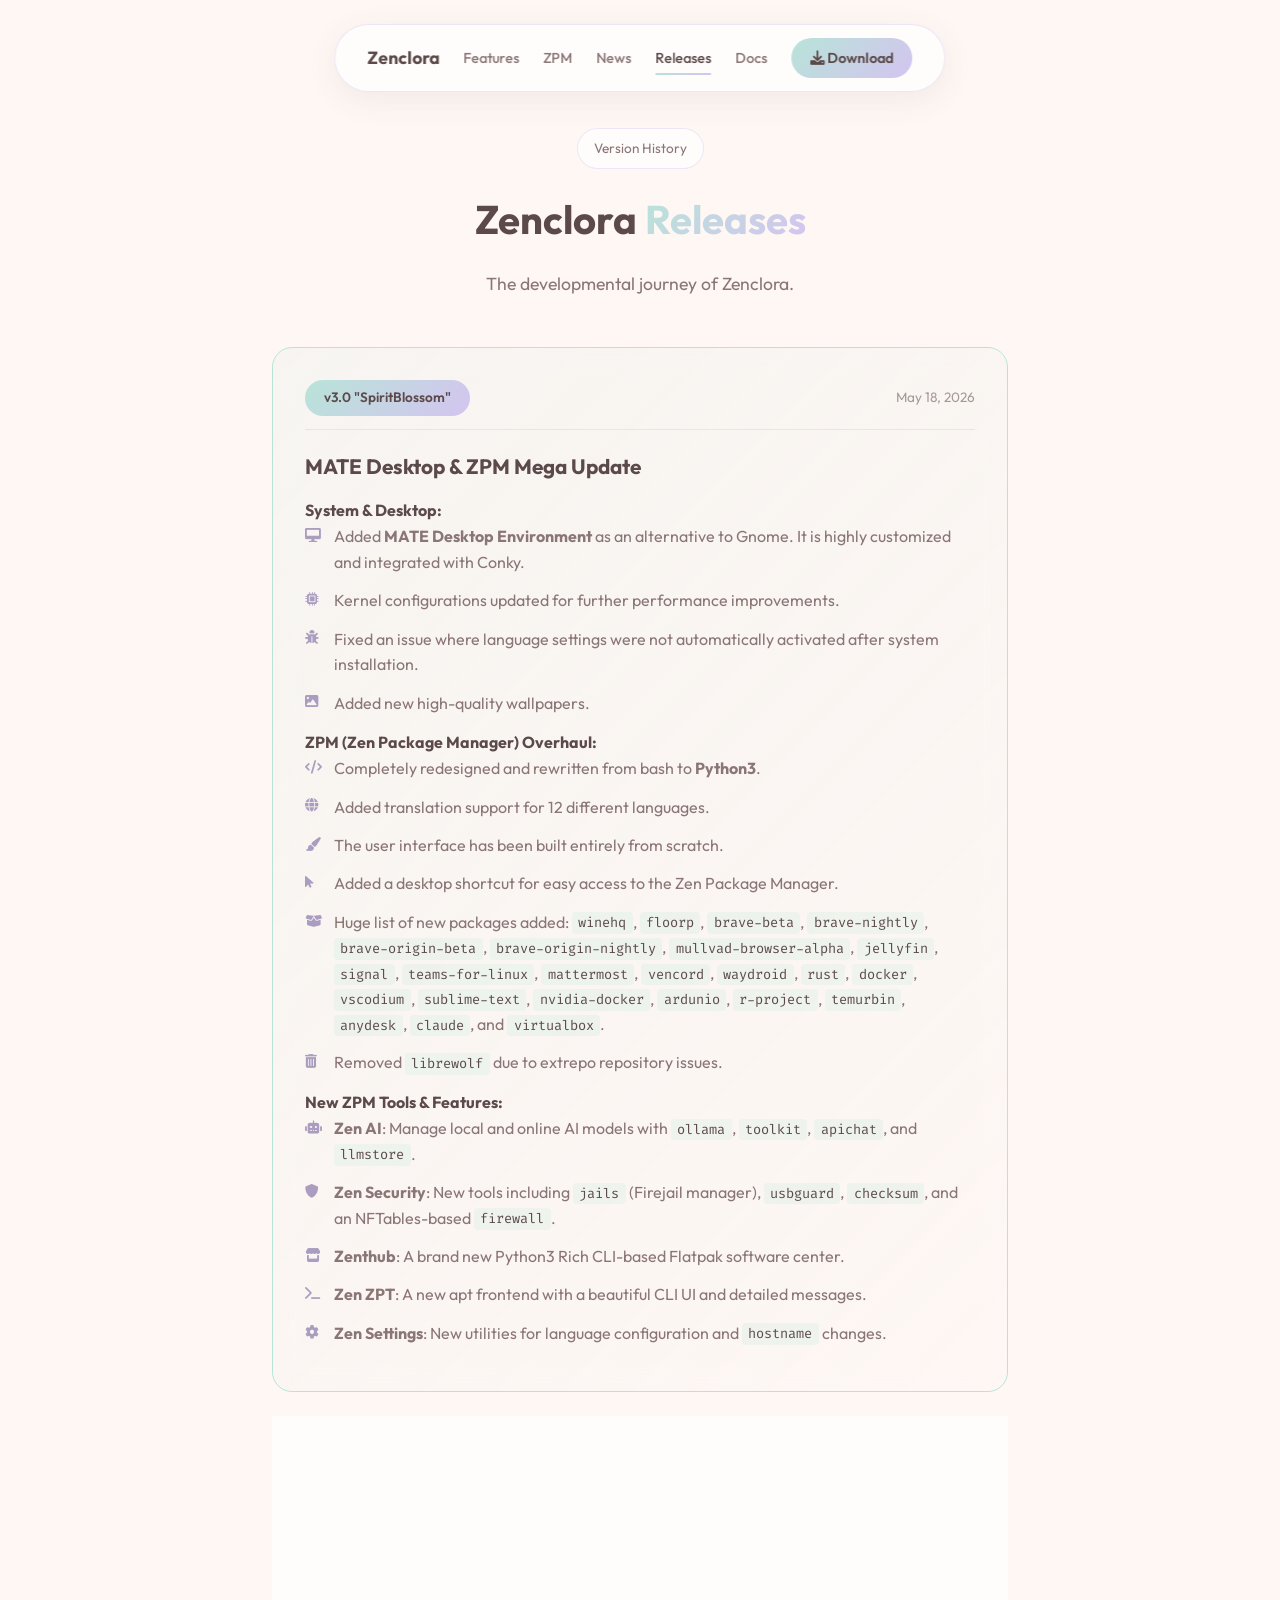
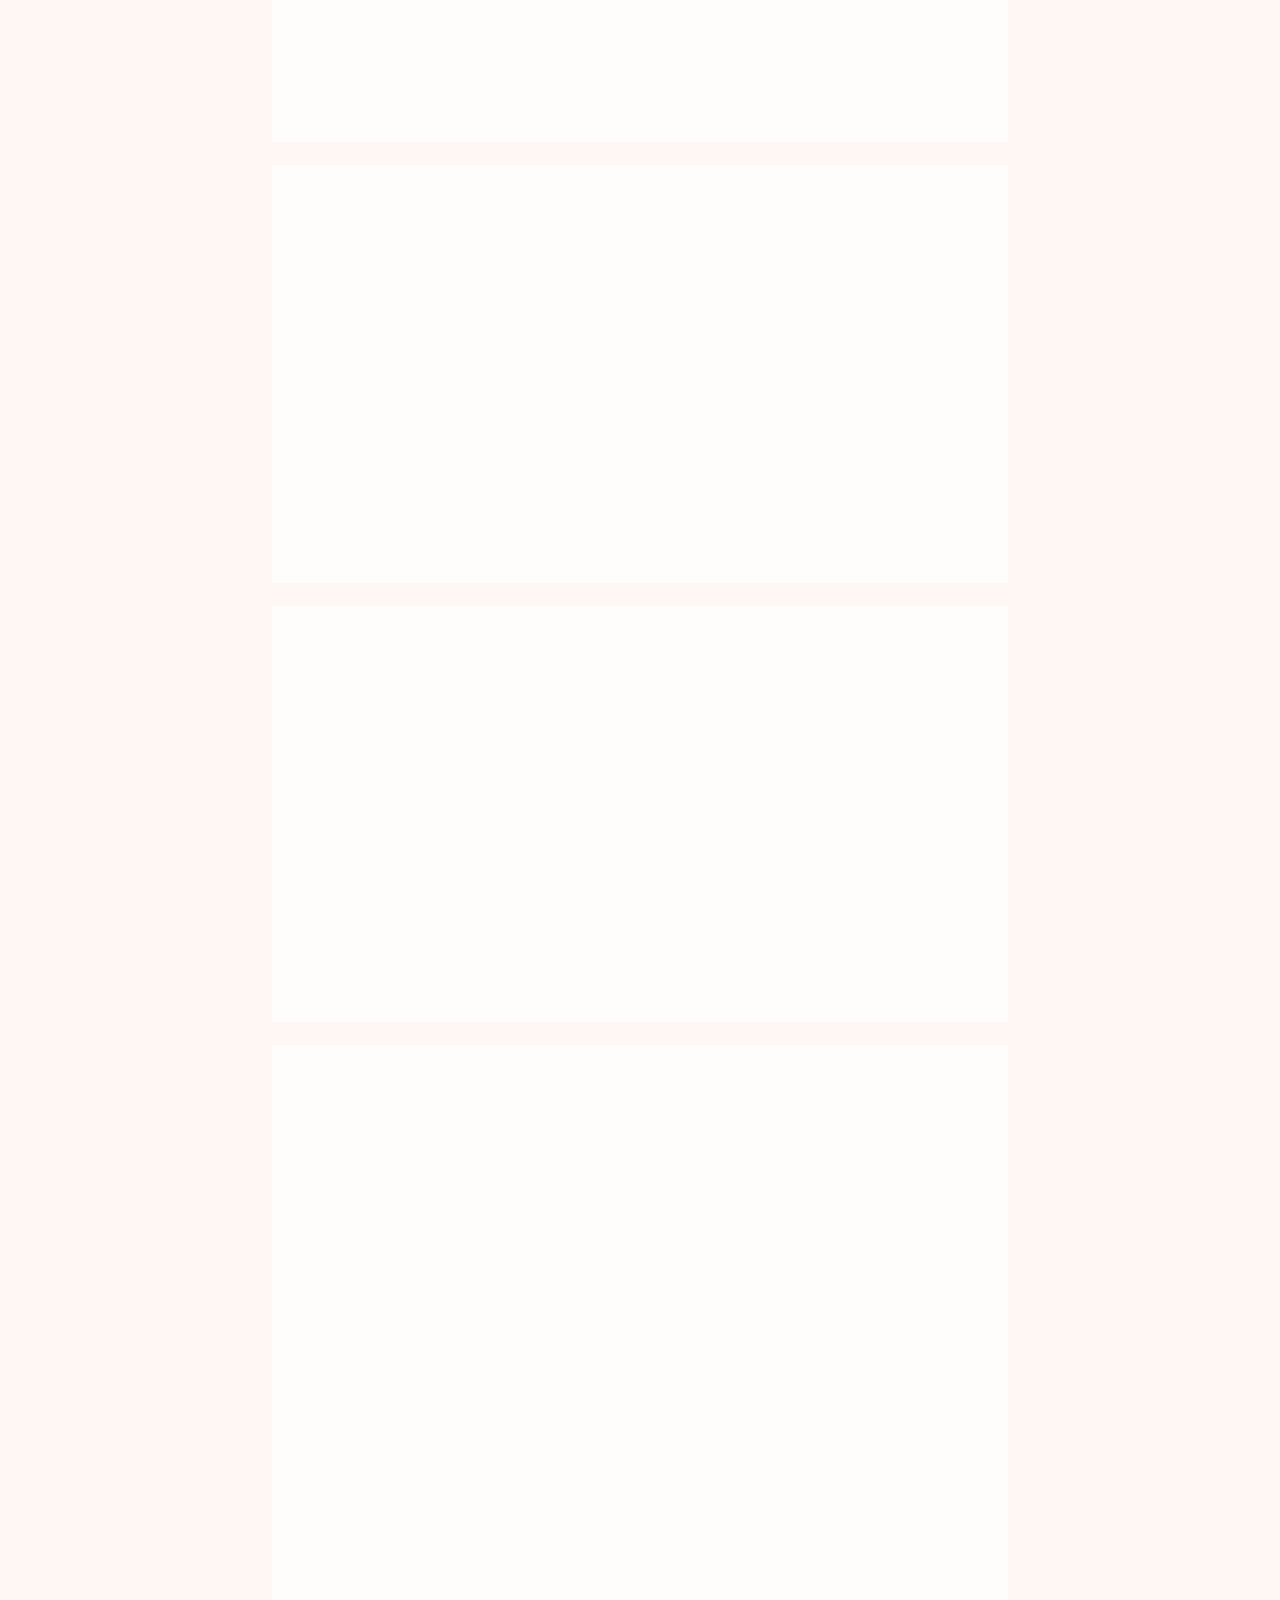
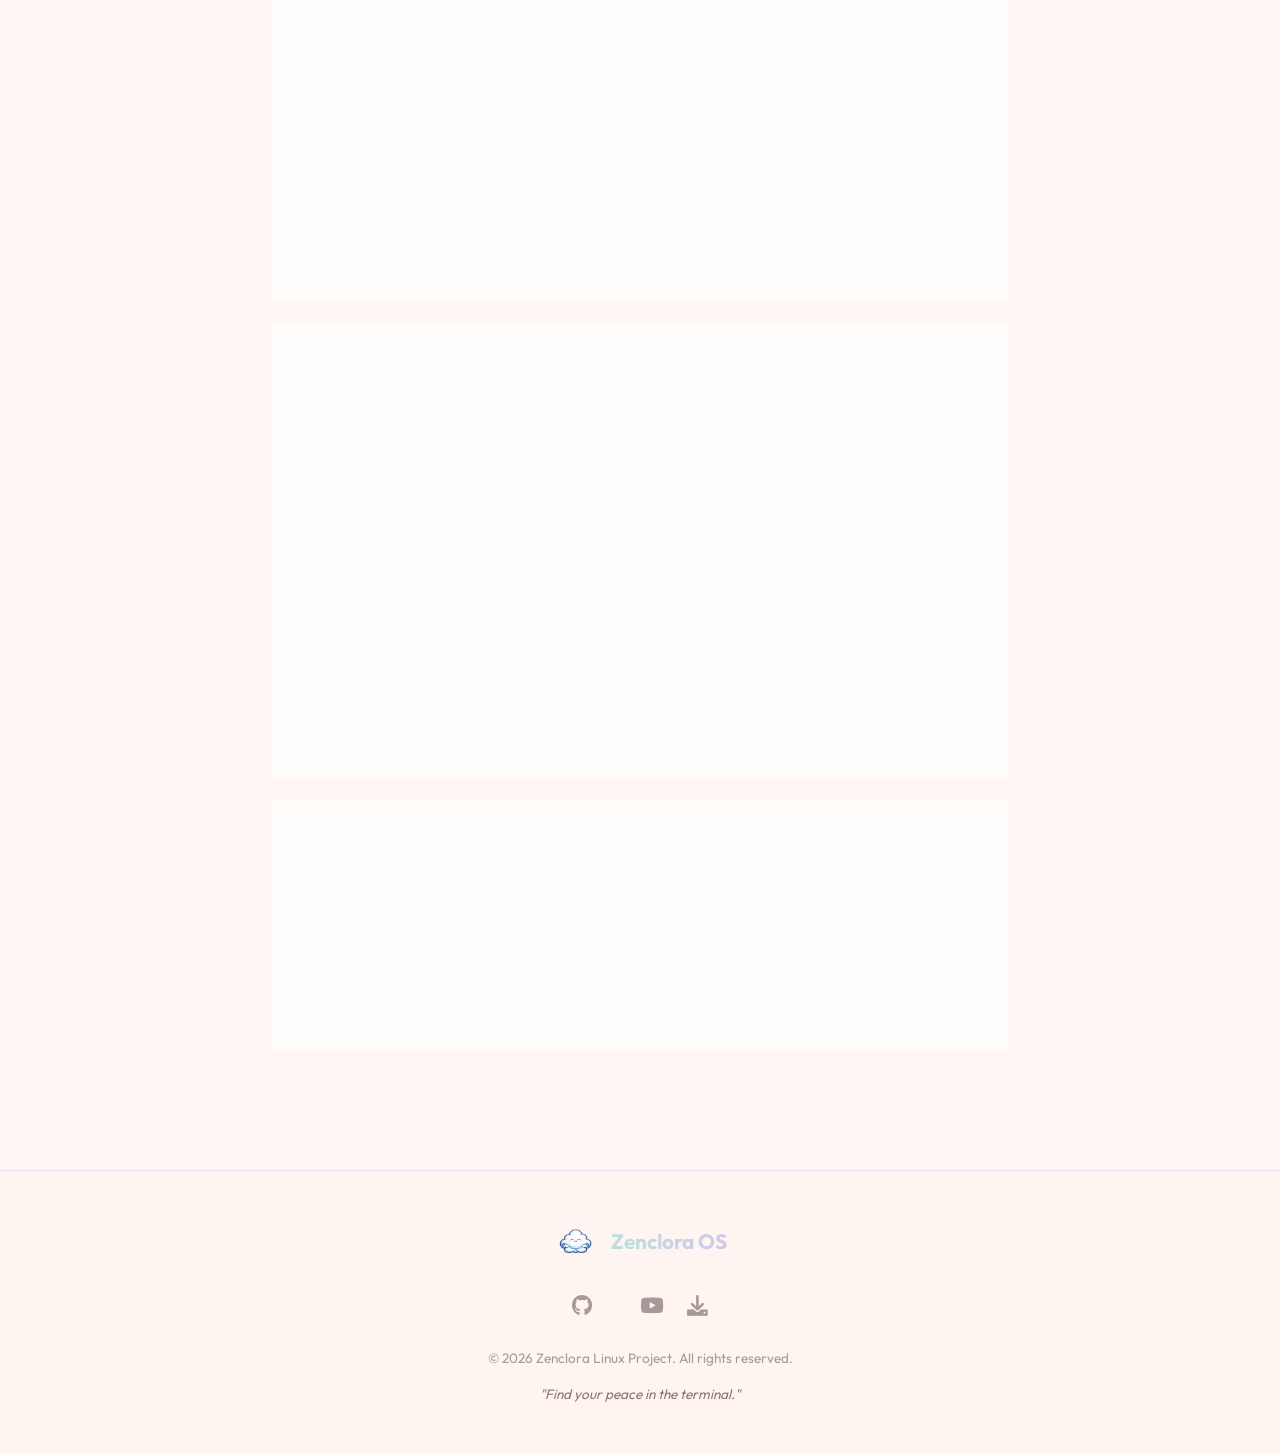
<file: releases.html>
<!DOCTYPE html>
<html lang="en">

<head>
    <meta charset="UTF-8">
    <meta name="viewport" content="width=device-width, initial-scale=1.0">
    <title>Releases - Zenclora Linux</title>
    <meta name="description" content="Download the latest Zenclora OS releases and view changelog.">
    <link rel="stylesheet" href="style.css">
    <link rel="icon" href="Assets/logo.png" type="image/x-icon">
    <link rel="preconnect" href="https://fonts.googleapis.com">
    <link rel="preconnect" href="https://fonts.gstatic.com" crossorigin>
    <link href="https://fonts.googleapis.com/css2?family=Outfit:wght@300;400;600;700&family=Fira+Code&display=swap"
        rel="stylesheet">
    <link rel="stylesheet" href="https://cdnjs.cloudflare.com/ajax/libs/font-awesome/6.0.0/css/all.min.css">
</head>

<body>

    <nav>
        <a href="index.html" class="nav-home">Zenclora</a>
        <a href="index.html#features">Features</a>
        <a href="index.html#zpm">ZPM</a>
        <a href="news.html">News</a>
        <a href="releases.html" class="active">Releases</a>
        <a href="docs.html">Docs</a>
        <a href="index.html#download" class="btn-download"><i class="fas fa-download"></i> Download</a>
    </nav>



    <section class="releases-container">
        <div class="section-header">
            <span class="section-badge">Version History</span>
            <h2>Zenclora <span class="gradient-text">Releases</span></h2>
            <p>The developmental journey of Zenclora.</p>
        </div>

        <!-- Current Release -->
        <div class="release-item current">
            <div class="release-header">
                <span class="version-badge">v3.0 "SpiritBlossom"</span>
                <span class="release-date">May 18, 2026</span>
            </div>
            <h3>MATE Desktop & ZPM Mega Update</h3>
            <div class="changelog">
                <h4>System & Desktop:</h4>
                <ul>
                    <li><i class="fas fa-desktop"></i> Added <strong>MATE Desktop Environment</strong> as an alternative
                        to Gnome. It is highly customized and integrated with Conky.</li>
                    <li><i class="fas fa-microchip"></i> Kernel configurations updated for further performance
                        improvements.</li>
                    <li><i class="fas fa-bug"></i> Fixed an issue where language settings were not automatically
                        activated after system installation.</li>
                    <li><i class="fas fa-image"></i> Added new high-quality wallpapers.</li>
                </ul>
                <h4>ZPM (Zen Package Manager) Overhaul:</h4>
                <ul>
                    <li><i class="fas fa-code"></i> Completely redesigned and rewritten from bash to
                        <strong>Python3</strong>.
                    </li>
                    <li><i class="fas fa-globe"></i> Added translation support for 12 different languages.</li>
                    <li><i class="fas fa-paint-brush"></i> The user interface has been built entirely from scratch.</li>
                    <li><i class="fas fa-mouse-pointer"></i> Added a desktop shortcut for easy access to the Zen Package
                        Manager.</li>
                    <li><i class="fas fa-box-open"></i> Huge list of new packages added: <code>winehq</code>,
                        <code>floorp</code>, <code>brave-beta</code>, <code>brave-nightly</code>,
                        <code>brave-origin-beta</code>, <code>brave-origin-nightly</code>,
                        <code>mullvad-browser-alpha</code>,
                        <code>jellyfin</code>, <code>signal</code>, <code>teams-for-linux</code>,
                        <code>mattermost</code>, <code>vencord</code>, <code>waydroid</code>, <code>rust</code>,
                        <code>docker</code>, <code>vscodium</code>, <code>sublime-text</code>,
                        <code>nvidia-docker</code>, <code>ardunio</code>, <code>r-project</code>, <code>temurbin</code>,
                        <code>anydesk</code>, <code>claude</code>, and <code>virtualbox</code>.
                    </li>
                    <li><i class="fas fa-trash-alt"></i> Removed <code>librewolf</code> due to extrepo repository
                        issues.</li>
                </ul>
                <h4>New ZPM Tools & Features:</h4>
                <ul>
                    <li><i class="fas fa-robot"></i> <strong>Zen AI</strong>: Manage local and online AI models with
                        <code>ollama</code>, <code>toolkit</code>, <code>apichat</code>, and <code>llmstore</code>.
                    </li>
                    <li><i class="fas fa-shield-alt"></i> <strong>Zen Security</strong>: New tools including
                        <code>jails</code> (Firejail manager), <code>usbguard</code>, <code>checksum</code>, and an
                        NFTables-based <code>firewall</code>.
                    </li>
                    <li><i class="fas fa-store"></i> <strong>Zenthub</strong>: A brand new Python3 Rich CLI-based
                        Flatpak software center.</li>
                    <li><i class="fas fa-terminal"></i> <strong>Zen ZPT</strong>: A new apt frontend with a beautiful
                        CLI UI and detailed messages.</li>
                    <li><i class="fas fa-cog"></i> <strong>Zen Settings</strong>: New utilities for language
                        configuration and <code>hostname</code> changes.</li>
                </ul>
            </div>
        </div>

        <!-- Previous Release -->
        <div class="release-item">
            <div class="release-header">
                <span class="version-badge">v2.6 "Ardenweald"</span>
                <span class="release-date">March 27, 2026</span>
            </div>
            <h3>Bug Fix & Driver Compatibility Update</h3>
            <div class="changelog">
                <h4>Hardware & Drivers:</h4>
                <ul>
                    <li><i class="fas fa-microchip"></i> Resolved <strong>driver conflict issues</strong> introduced in
                        the v2.5 update.</li>
                    <li><i class="fas fa-wifi"></i> Fixed an issue where the <strong>Intel WIFI Driver</strong> was
                        failing to initialize.</li>
                    <li><i class="fas fa-shield-alt"></i> General system stability improvements and minor bug fixes.
                    </li>
                </ul>
            </div>
        </div>

        <!-- Previous Release -->
        <div class="release-item">
            <div class="release-header">
                <span class="version-badge">v2.5 "Ardenweald"</span>
                <span class="release-date">March 22, 2026</span>
            </div>
            <h3>Desktop Experience & Hardware Compatibility Update</h3>
            <div class="changelog">
                <h4>User Interface & Experience:</h4>
                <ul>
                    <li><i class="fas fa-desktop"></i> Implemented several adjustments focused on enhancing the
                        <strong>desktop user experience</strong>.
                    </li>
                    <li><i class="fas fa-gauge-high"></i> Added a real-time <strong>system resource monitor</strong> to
                        the top panel, displaying CPU and memory usage status.</li>
                </ul>
                <h4>Hardware & Drivers:</h4>
                <ul>
                    <li><i class="fas fa-microchip"></i> Significantly expanded <strong>driver support</strong> for a
                        wider range of hardware.</li>
                    <li><i class="fas fa-cogs"></i> Improved overall <strong>hardware compatibility</strong> across
                        various systems.</li>
                </ul>
            </div>
        </div>

        <!-- Previous Release -->
        <div class="release-item">
            <div class="release-header">
                <span class="version-badge">v2.2 "Ardenweald"</span>
                <span class="release-date">March 15, 2026</span>
            </div>
            <h3>Debian 13.4 Compatibility & Installer Fixes</h3>
            <div class="changelog">
                <h4>Core Improvements:</h4>
                <ul>
                    <li><i class="fas fa-microchip"></i> Resolved critical installer issues appearing with
                        <strong>Debian 13.4</strong>.
                    </li>
                    <li><i class="fas fa-shield-alt"></i> Fixed the issue where the <code>sudo</code> command was
                        missing in the installed system after using the System Installer.</li>
                    <li><i class="fas fa-wrench"></i> Squashed several minor bugs in <strong>Zen Package Manager
                            (ZPM)</strong> for a more reliable experience.</li>
                    <li><i class="fas fa-terminal"></i> ZPM can now be invoked using both <code>zen</code> and
                        <code>zpm</code> commands.
                    </li>
                </ul>
            </div>
        </div>

        <!-- Previous Release -->
        <div class="release-item">
            <div class="release-header">
                <span class="version-badge">v2.0 "Ardenweald"</span>
                <span class="release-date">March 7, 2026</span>
            </div>
            <h3>Unified Zen Package Manager (ZPM) & Visual Overhaul</h3>

            <div class="changelog">
                <h4>Core Changes:</h4>
                <ul>
                    <li><i class="fas fa-terminal"></i> Transitioned from "Zenclora Commands" to the unified <strong>Zen
                            Package Manager (ZPM)</strong>.</li>
                    <li><i class="fas fa-boxes"></i> Package installation, system management, and utility tools are now
                        centralized under <code>zpm</code>.</li>
                </ul>
                <h4>Zen Package Manager (ZPM) Expansion:</h4>
                <ul>
                    <li><i class="fas fa-plus-circle"></i> Added support for external packages: <code>librewolf</code>,
                        <code>mullvad-browser</code>, <code>signal</code>, <code>mullvad-vpn</code>, <code>rust</code>,
                        <code>docker</code>, <code>pacstall</code>, <code>nvidia-driver</code>.
                    </li>
                    <li><i class="fas fa-layer-group"></i> New bundle installs: <code>gaming-pack</code>,
                        <code>editor-pack</code>, <code>producer-pack</code>, <code>office-pack</code>,
                        <code>dev-pack</code>.
                    </li>
                    <li><i class="fas fa-sliders-h"></i> New System Management: <code>optimize</code>,
                        <code>mitigations</code>, <code>info</code>, <code>services</code>, <code>packages</code>,
                        <code>logs</code>, <code>netfix</code>, <code>aptfix</code>.
                    </li>
                    <li><i class="fas fa-wrench"></i> Integrated Utility Tools: <code>formatusb</code>,
                        <code>debinstaller</code>, <code>filemanager</code>.
                    </li>
                    <li><i class="fab fa-nvidia"></i> Added automatic <strong>Nvidia driver installation</strong>
                        support.</li>
                </ul>
                <h4>System & Aesthetics:</h4>
                <ul>
                    <li><i class="fas fa-palette"></i> Full visual redesign: Updated <strong>Login Screen</strong>,
                        <strong>Plymouth</strong>, and <strong>Debian Installer</strong> themes.
                    </li>
                    <li><i class="fas fa-desktop"></i> Significant desktop changes for better usability and a more
                        refined appearance.</li>
                    <li><i class="fas fa-microchip"></i> Improved kernel-level optimizations; removed settings causing
                        stuttering for a smoother experience.</li>
                    <li><i class="fas fa-info-circle"></i> <strong>Zenclora Fetch</strong> now displays the OS version
                        and codename.</li>
                    <li><i class="fas fa-globe"></i> Website design completely rebuilt from the ground up.</li>
                </ul>
            </div>
        </div>

        <!-- Previous Release -->
        <div class="release-item">
            <div class="release-header">
                <span class="version-badge">v1.2 "Zenny"</span>
                <span class="release-date">January 20, 2026</span>
            </div>
            <h3>Performance & Compatibility Update</h3>
            <div class="changelog">
                <h4>New Commands:</h4>
                <ul>
                    <li><i class="fas fa-plus-circle"></i> Added <code>install-lutris</code>,
                        <code>install-gaming-utilities</code>, <code>install-snap</code>, <code>install-spotify</code>,
                        <code>install-chrome</code>, and <code>cleanup</code>.
                    </li>
                </ul>
                <h4>Improvements:</h4>
                <ul>
                    <li><i class="fas fa-tools"></i> Fixed <code>install-steam</code> and <code>net-info</code>
                        commands.</li>
                    <li><i class="fas fa-microchip"></i> Greatly expanded hardware compatibility and support.</li>
                    <li><i class="fas fa-tachometer-alt"></i> Refined tuning settings for a much more fluid experience.
                    </li>
                    <li><i class="fas fa-gamepad"></i> Enhanced performance and compatibility for gaming.</li>
                </ul>
            </div>
        </div>

        <!-- Initial Release -->
        <div class="release-item">
            <div class="release-header">
                <span class="version-badge">v1.0 "Zenny"</span>
                <span class="release-date">January 16, 2026</span>
            </div>
            <h3>Initial Release</h3>
            <div class="changelog">
                <h4>Changes:</h4>
                <ul>
                    <li><i class="fas fa-check-circle"></i> Zenclora OS Released.</li>
                </ul>
            </div>
        </div>
    </section>

    <footer>
        <div class="footer-content">
            <div class="footer-brand">
                <img src="Assets/zenny.png" alt="Zenny" class="footer-logo">
                <span>Zenclora OS</span>
            </div>
            <div class="footer-links">
                <a href="https://github.com/nixovena" target="_blank"><i class="fab fa-github"></i></a>
                <a href="https://x.com/nixovena" target="_blank"><i class="fab fa-x-twitter"></i></a>
                <a href="https://www.youtube.com/@nixovena" target="_blank"><i class="fab fa-youtube"></i></a>
                <a href="https://sourceforge.net/projects/zenclora/" target="_blank"><i class="fas fa-download"></i></a>
            </div>
            <p>© 2026 Zenclora Linux Project. All rights reserved.</p>
            <p class="footer-quote">"Find your peace in the terminal."</p>
        </div>
    </footer>

    <script src="script.js"></script>
</body>

</html>
</file>
<file: style.css>
/* ══════════════════════════════════════════════════════════════════════════
   ZENCLORA OS - PASTEL LOFI STYLESHEET
   A peaceful, warm, and cozy design
   ══════════════════════════════════════════════════════════════════════════ */

:root {
    /* Pastel Lofi Color Palette */
    --bg-primary: #fef7f4;
    --bg-secondary: #fff5f0;
    --bg-tertiary: #ffeee6;
    --text-primary: #5c4a4a;
    --text-secondary: #8b7676;
    --text-muted: #a89999;

    /* Pastel Accent Colors */
    --pastel-mint: #b8e4d8;
    --pastel-lavender: #d4c4f0;
    --pastel-pink: #f4c4d4;
    --pastel-peach: #ffd4b8;
    --pastel-blue: #c4d4f4;
    --pastel-yellow: #f4e8c4;

    /* Gradients */
    --gradient-zen: linear-gradient(135deg, var(--pastel-mint), var(--pastel-lavender));
    --gradient-sunset: linear-gradient(135deg, var(--pastel-peach), var(--pastel-pink), var(--pastel-lavender));
    --gradient-nature: linear-gradient(135deg, var(--pastel-mint), var(--pastel-blue));

    /* Glassmorphism - Light version */
    --glass-bg: rgba(255, 255, 255, 0.7);
    --glass-border: rgba(212, 196, 240, 0.4);
    --glass-shadow: 0 8px 32px rgba(92, 74, 74, 0.08);

    /* Typography */
    --font-family: 'Outfit', -apple-system, BlinkMacSystemFont, 'Segoe UI', Roboto, sans-serif;
    --font-mono: 'Fira Code', 'Consolas', monospace;

    /* Spacing */
    --section-padding: 6rem 2rem;
    --border-radius: 20px;
}

/* ═══════════════════════════════════════════════════════════════════════════
   RESET & BASE STYLES
   ═══════════════════════════════════════════════════════════════════════════ */

* {
    margin: 0;
    padding: 0;
    box-sizing: border-box;
}

html {
    scroll-behavior: smooth;
}

body {
    font-family: var(--font-family);
    background: var(--bg-primary);
    color: var(--text-primary);
    line-height: 1.7;
    overflow-x: hidden;
}

/* Custom Scrollbar - Pastel */
::-webkit-scrollbar {
    width: 8px;
}

::-webkit-scrollbar-track {
    background: var(--bg-secondary);
}

::-webkit-scrollbar-thumb {
    background: var(--gradient-zen);
    border-radius: 10px;
}

::-webkit-scrollbar-thumb:hover {
    background: var(--pastel-lavender);
}

/* ═══════════════════════════════════════════════════════════════════════════
   FLOATING ELEMENTS
   ═══════════════════════════════════════════════════════════════════════════ */

.floating-elements {
    position: fixed;
    top: 0;
    left: 0;
    width: 100%;
    height: 100%;
    pointer-events: none;
    z-index: 1;
}

.float-element {
    position: absolute;
    font-size: 1.5rem;
    opacity: 0.3;
    animation: gentle-float 20s infinite ease-in-out;
}

.float-1 {
    top: 15%;
    left: 8%;
    animation-delay: 0s;
}

.float-2 {
    top: 25%;
    right: 12%;
    animation-delay: 4s;
}

.float-3 {
    top: 55%;
    left: 5%;
    animation-delay: 8s;
}

.float-4 {
    top: 75%;
    right: 8%;
    animation-delay: 12s;
}

.float-5 {
    top: 45%;
    left: 12%;
    animation-delay: 16s;
}

@keyframes gentle-float {

    0%,
    100% {
        transform: translateY(0) rotate(0deg);
    }

    25% {
        transform: translateY(-20px) rotate(3deg);
    }

    50% {
        transform: translateY(-10px) rotate(-2deg);
    }

    75% {
        transform: translateY(-18px) rotate(2deg);
    }
}

/* ═══════════════════════════════════════════════════════════════════════════
   NAVIGATION - Soft & Cozy
   ═══════════════════════════════════════════════════════════════════════════ */

nav {
    position: fixed;
    top: 1.5rem;
    left: 50%;
    transform: translateX(-50%);
    background: var(--glass-bg);
    backdrop-filter: blur(20px);
    border: 1px solid var(--glass-border);
    padding: 0.8rem 2rem;
    border-radius: 50px;
    z-index: 1000;
    display: flex;
    align-items: center;
    gap: 1.5rem;
    box-shadow: var(--glass-shadow);
    white-space: nowrap;
}

nav a {
    text-decoration: none;
    color: var(--text-secondary);
    font-weight: 500;
    font-size: 0.9rem;
    transition: all 0.3s ease;
    position: relative;
}

nav a:hover {
    color: var(--text-primary);
}

nav a::after {
    content: '';
    position: absolute;
    bottom: -5px;
    left: 0;
    width: 0;
    height: 2px;
    background: var(--gradient-zen);
    transition: width 0.3s ease;
    border-radius: 2px;
}

nav a:hover::after {
    width: 100%;
}

.nav-home {
    font-weight: 700;
    color: var(--text-primary) !important;
    font-size: 1.1rem !important;
}

.btn-download {
    background: var(--gradient-zen);
    color: var(--text-primary) !important;
    padding: 0.5rem 1.2rem !important;
    border-radius: 25px;
    font-weight: 600 !important;
}

.btn-download:hover {
    transform: translateY(-2px);
    box-shadow: 0 5px 20px rgba(184, 228, 216, 0.4);
}

.btn-download::after {
    display: none;
}

/* ═══════════════════════════════════════════════════════════════════════════
   HERO SECTION - Warm & Inviting
   ═══════════════════════════════════════════════════════════════════════════ */

.hero-section {
    min-height: 100vh;
    display: flex;
    flex-direction: column;
    align-items: center;
    justify-content: center;
    position: relative;
    overflow: hidden;
    padding: 6rem 2rem;
    background: linear-gradient(180deg, var(--bg-primary) 0%, var(--bg-secondary) 100%);
}

.hero-section::before {
    content: '';
    position: absolute;
    top: -30%;
    right: -20%;
    width: 60%;
    height: 80%;
    background: radial-gradient(ellipse, rgba(212, 196, 240, 0.3) 0%, transparent 60%);
    pointer-events: none;
}

.hero-section::after {
    content: '';
    position: absolute;
    bottom: -20%;
    left: -10%;
    width: 50%;
    height: 60%;
    background: radial-gradient(ellipse, rgba(184, 228, 216, 0.3) 0%, transparent 60%);
    pointer-events: none;
}

.hero-container {
    display: flex;
    align-items: center;
    justify-content: center;
    gap: 6rem;
    max-width: 1400px;
    width: 100%;
    z-index: 10;
}

.hero-left {
    flex: 1;
    display: flex;
    justify-content: center;
    align-items: center;
}

.zenny-hero {
    width: 380px;
    max-width: 100%;
    animation: yoga-breathe 4s ease-in-out infinite;
    filter: drop-shadow(0 20px 40px rgba(184, 228, 216, 0.3));
}

@keyframes yoga-breathe {

    0%,
    100% {
        transform: translateY(0) scale(1);
    }

    50% {
        transform: translateY(-15px) scale(1.02);
    }
}

.hero-right {
    flex: 1;
    display: flex;
    flex-direction: column;
    align-items: flex-start;
}

.hero-tagline {
    display: flex;
    gap: 1rem;
    margin-bottom: 0.5rem;
}

.tagline-word {
    font-size: 4rem;
    font-weight: 700;
    color: var(--text-primary);
    opacity: 0;
    transform: translateY(30px);
    animation: reveal-word 0.8s ease forwards;
    animation-delay: var(--delay);
}

.tagline-word.highlight {
    background: var(--gradient-zen);
    -webkit-background-clip: text;
    background-clip: text;
    -webkit-text-fill-color: transparent;
}

@keyframes reveal-word {
    to {
        opacity: 1;
        transform: translateY(0);
    }
}

.hero-subtitle {
    font-size: 1.3rem;
    color: var(--text-secondary);
    margin: 2rem 0 3rem;
    opacity: 0;
    animation: fade-in 1s ease forwards;
    animation-delay: 1.2s;
}

@keyframes fade-in {
    to {
        opacity: 1;
    }
}

.hero-cta {
    display: flex;
    gap: 1.5rem;
    opacity: 0;
    animation: fade-in 1s ease forwards;
    animation-delay: 1.5s;
}

.btn {
    padding: 1rem 2rem;
    border-radius: 50px;
    text-decoration: none;
    font-weight: 600;
    font-size: 1rem;
    display: inline-flex;
    align-items: center;
    gap: 0.5rem;
    transition: all 0.3s ease;
    border: none;
    cursor: pointer;
}

.btn-primary {
    background: var(--gradient-zen);
    color: var(--text-primary);
}

.btn-primary:hover {
    transform: translateY(-3px);
    box-shadow: 0 10px 30px rgba(184, 228, 216, 0.4);
}

.btn-secondary {
    background: var(--glass-bg);
    color: var(--text-primary);
    border: 1px solid var(--glass-border);
}

.btn-secondary:hover {
    background: white;
    border-color: var(--pastel-mint);
    transform: translateY(-2px);
}

.btn-large {
    padding: 1.2rem 2.5rem;
    font-size: 1.1rem;
}

.zen-glow {
    box-shadow: 0 0 25px rgba(184, 228, 216, 0.3);
}

.scroll-indicator {
    position: absolute;
    bottom: 2rem;
    display: flex;
    flex-direction: column;
    align-items: center;
    gap: 0.5rem;
    color: var(--text-muted);
    font-size: 0.9rem;
    animation: bounce 2s infinite;
}

@keyframes bounce {

    0%,
    100% {
        transform: translateY(0);
    }

    50% {
        transform: translateY(10px);
    }
}

/* ═══════════════════════════════════════════════════════════════════════════
   SECTION COMMON STYLES
   ═══════════════════════════════════════════════════════════════════════════ */

section {
    padding: var(--section-padding);
    max-width: 1400px;
    margin: 0 auto;
    position: relative;
    z-index: 10;
}

.section-header {
    text-align: center;
    margin-bottom: 3rem;
}

.section-badge {
    display: inline-flex;
    align-items: center;
    gap: 0.5rem;
    background: var(--glass-bg);
    border: 1px solid var(--glass-border);
    padding: 0.5rem 1rem;
    border-radius: 50px;
    font-size: 0.85rem;
    color: var(--text-secondary);
    margin-bottom: 1rem;
}

.section-header h2,
.section-content h2 {
    font-size: 2.5rem;
    margin-bottom: 1rem;
    color: var(--text-primary);
}

.gradient-text {
    background: var(--gradient-zen);
    -webkit-background-clip: text;
    background-clip: text;
    -webkit-text-fill-color: transparent;
}

.section-header p {
    color: var(--text-secondary);
    font-size: 1.1rem;
}

.section-content {
    display: flex;
    align-items: center;
    gap: 5rem;
}

.section-content.reverse {
    flex-direction: row-reverse;
}

.section-subtitle {
    font-size: 1.3rem;
    color: var(--text-secondary);
    margin-bottom: 1.5rem;
}

/* ═══════════════════════════════════════════════════════════════════════════
   ZENAX SECTION - with image
   ═══════════════════════════════════════════════════════════════════════════ */

.zenax-section {
    padding: 8rem 2rem;
}

.zenax-visual {
    flex: 1;
    display: flex;
    justify-content: center;
    align-items: center;
}

.zenax-image {
    width: 320px;
    max-width: 100%;
    animation: gentle-bob 3s ease-in-out infinite;
    filter: drop-shadow(0 15px 30px rgba(212, 196, 240, 0.3));
}

@keyframes gentle-bob {

    0%,
    100% {
        transform: translateY(0);
    }

    50% {
        transform: translateY(-10px);
    }
}

.zenax-info {
    flex: 1;
}

.zenax-features {
    display: grid;
    grid-template-columns: repeat(2, 1fr);
    gap: 1rem;
    margin: 1.5rem 0;
}

.zenax-feature {
    display: flex;
    align-items: center;
    gap: 0.8rem;
    padding: 0.8rem 1rem;
    background: var(--glass-bg);
    border: 1px solid var(--glass-border);
    border-radius: 15px;
    transition: all 0.3s ease;
}

.zenax-feature:hover {
    border-color: var(--pastel-lavender);
    transform: translateX(5px);
}

.zenax-feature i {
    color: var(--pastel-lavender);
    font-size: 1.1rem;
    filter: brightness(0.8);
}

.zenax-description {
    color: var(--text-secondary);
    margin-bottom: 1.5rem;
    line-height: 1.8;
}

/* ═══════════════════════════════════════════════════════════════════════════
   ZPM SECTION - with image
   ═══════════════════════════════════════════════════════════════════════════ */

.zpm-section {
    padding: 8rem 2rem;
    background: var(--bg-primary);
}

.zpm-info {
    flex: 1;
}

.zpm-image {
    width: 320px;
    max-width: 100%;
    animation: gentle-bob 3.5s ease-in-out infinite;
    filter: drop-shadow(0 15px 30px rgba(184, 228, 216, 0.3));
}

.terminal-preview {
    background: #2d2a3e;
    border-radius: var(--border-radius);
    overflow: hidden;
    margin: 1.5rem 0;
    box-shadow: 0 15px 40px rgba(92, 74, 74, 0.15);
}

.terminal-header {
    background: #3d3a4e;
    padding: 0.8rem 1rem;
    display: flex;
    align-items: center;
    gap: 0.5rem;
}

.terminal-dot {
    width: 12px;
    height: 12px;
    border-radius: 50%;
}

.terminal-dot.red {
    background: #f4c4d4;
}

.terminal-dot.yellow {
    background: #f4e8c4;
}

.terminal-dot.green {
    background: #b8e4d8;
}

.terminal-title {
    margin-left: auto;
    color: #a89999;
    font-size: 0.8rem;
}

.terminal-body {
    padding: 1.2rem;
    font-family: var(--font-mono);
    font-size: 0.9rem;
}

.terminal-line {
    display: flex;
    gap: 0.8rem;
    margin-bottom: 0.8rem;
}

.prompt {
    color: var(--pastel-mint);
}

.command {
    color: #f0e8e8;
}

.terminal-output {
    color: #a89999;
    margin-bottom: 0.4rem;
    padding-left: 1.5rem;
    font-size: 0.85rem;
}

.terminal-output .success {
    color: var(--pastel-mint);
}

.highlight-green {
    color: var(--pastel-mint);
    font-weight: 600;
}

.zpm-packages {
    display: flex;
    flex-wrap: wrap;
    gap: 0.6rem;
    margin: 1.5rem 0;
}

.package-tag {
    display: inline-flex;
    align-items: center;
    gap: 0.4rem;
    background: var(--glass-bg);
    border: 1px solid var(--glass-border);
    padding: 0.4rem 0.8rem;
    border-radius: 50px;
    font-size: 0.8rem;
    color: var(--text-secondary);
    transition: all 0.3s ease;
}

.package-tag:hover {
    border-color: var(--pastel-mint);
    background: rgba(184, 228, 216, 0.2);
}

.package-tag i {
    color: var(--pastel-lavender);
    filter: brightness(0.8);
}

.zpm-visual {
    flex: 1;
    display: flex;
    justify-content: center;
    align-items: center;
}

/* ═══════════════════════════════════════════════════════════════════════════
   FEATURES SECTION
   ═══════════════════════════════════════════════════════════════════════════ */

.features-section {
    background: var(--bg-secondary);
    padding: 8rem 2rem;
    max-width: none;
}

.features-section .section-header,
.features-section .features-grid {
    max-width: 1200px;
    margin: 0 auto;
}

.features-intro {
    margin-bottom: 3rem !important;
}

.features-grid {
    display: grid;
    grid-template-columns: repeat(3, 1fr);
    gap: 1.5rem;
}

.feature-card {
    background: var(--glass-bg);
    border: 1px solid var(--glass-border);
    border-radius: var(--border-radius);
    padding: 2rem;
    transition: all 0.4s ease;
    position: relative;
    overflow: hidden;
}

.feature-card::before {
    content: '';
    position: absolute;
    top: 0;
    left: 0;
    width: 100%;
    height: 3px;
    background: var(--gradient-zen);
    transform: scaleX(0);
    transition: transform 0.4s ease;
}

.feature-card:hover {
    transform: translateY(-8px);
    border-color: var(--pastel-mint);
    box-shadow: 0 15px 35px rgba(184, 228, 216, 0.2);
}

.feature-card:hover::before {
    transform: scaleX(1);
}

.feature-icon {
    width: 55px;
    height: 55px;
    background: var(--gradient-zen);
    border-radius: 15px;
    display: flex;
    align-items: center;
    justify-content: center;
    margin-bottom: 1.2rem;
}

.feature-icon i {
    font-size: 1.3rem;
    color: var(--text-primary);
}

.feature-card h3 {
    font-size: 1.2rem;
    margin-bottom: 0.8rem;
    color: var(--text-primary);
}

.feature-card p {
    color: var(--text-secondary);
    line-height: 1.7;
    font-size: 0.95rem;
}

/* ═══════════════════════════════════════════════════════════════════════════
   SCREENSHOTS SECTION
   ═══════════════════════════════════════════════════════════════════════════ */

.screenshots-section {
    padding: 6rem 2rem;
    background: var(--bg-primary);
}

.desktop-views {
    display: grid;
    grid-template-columns: repeat(3, 1fr);
    gap: 1.5rem;
    max-width: 1200px;
    margin: 0 auto;
}

.view-box {
    position: relative;
    aspect-ratio: 16/10;
    background: var(--glass-bg);
    border-radius: var(--border-radius);
    overflow: hidden;
    border: 1px solid var(--glass-border);
    transition: all 0.4s ease;
    cursor: zoom-in;
}

.view-box:hover {
    transform: translateY(-8px) scale(1.02);
    box-shadow: 0 20px 40px rgba(184, 228, 216, 0.25);
    border-color: var(--pastel-mint);
}

.view-box img {
    width: 100%;
    height: 100%;
    object-fit: cover;
}

.view-overlay {
    position: absolute;
    inset: 0;
    background: rgba(184, 228, 216, 0.3);
    display: flex;
    align-items: center;
    justify-content: center;
    opacity: 0;
    transition: opacity 0.3s ease;
}

.view-box:hover .view-overlay {
    opacity: 1;
}

.view-overlay i {
    font-size: 2rem;
    color: var(--text-primary);
}

/* Lightbox */
.lightbox {
    position: fixed;
    inset: 0;
    background: rgba(254, 247, 244, 0.95);
    backdrop-filter: blur(10px);
    display: none;
    align-items: center;
    justify-content: center;
    z-index: 2000;
    padding: 2rem;
    cursor: zoom-out;
}

.lightbox img {
    max-width: 90%;
    max-height: 90%;
    border-radius: var(--border-radius);
    box-shadow: 0 20px 60px rgba(92, 74, 74, 0.2);
    transform: scale(0.9);
    transition: transform 0.3s ease;
}

.lightbox.active {
    display: flex;
}

.lightbox.active img {
    transform: scale(1);
}

/* ═══════════════════════════════════════════════════════════════════════════
   NEWS SECTION
   ═══════════════════════════════════════════════════════════════════════════ */

.news-section {
    padding: 6rem 2rem;
    background: linear-gradient(180deg, var(--bg-primary) 0%, var(--bg-secondary) 100%);
    max-width: none;
}

.news-section .section-header,
.news-section .news-grid {
    max-width: 1200px;
    margin: 0 auto;
}

.news-grid {
    display: grid;
    grid-template-columns: repeat(3, 1fr);
    gap: 1.5rem;
}

.news-card {
    background: var(--glass-bg);
    border: 1px solid var(--glass-border);
    border-radius: var(--border-radius);
    padding: 1.5rem;
    transition: all 0.4s ease;
    position: relative;
}

.news-card:hover {
    transform: translateY(-5px);
    border-color: var(--pastel-mint);
    box-shadow: 0 15px 30px rgba(184, 228, 216, 0.15);
}

.news-card.featured {
    border-color: var(--pastel-peach);
}

.news-badge {
    position: absolute;
    top: 1rem;
    right: 1rem;
    background: var(--pastel-peach);
    color: var(--text-primary);
    padding: 0.25rem 0.6rem;
    border-radius: 50px;
    font-size: 0.7rem;
    font-weight: 600;
}

.news-date {
    display: flex;
    flex-direction: column;
    align-items: flex-start;
    margin-bottom: 0.8rem;
}

.news-date .day {
    font-size: 1.8rem;
    font-weight: 700;
    color: var(--pastel-lavender);
    line-height: 1;
    filter: brightness(0.7);
}

.news-date .month {
    color: var(--text-muted);
    font-size: 0.8rem;
    text-transform: uppercase;
}

.news-card h3 {
    font-size: 1.1rem;
    margin-bottom: 0.8rem;
    color: var(--text-primary);
}

.news-card p {
    color: var(--text-secondary);
    line-height: 1.6;
    margin-bottom: 1rem;
    font-size: 0.9rem;
}

.news-tags {
    display: flex;
    gap: 0.4rem;
    flex-wrap: wrap;
}

.news-tags span {
    background: var(--bg-tertiary);
    color: var(--text-muted);
    padding: 0.2rem 0.6rem;
    border-radius: 50px;
    font-size: 0.7rem;
}

/* ═══════════════════════════════════════════════════════════════════════════
   CTA SECTION
   ═══════════════════════════════════════════════════════════════════════════ */

.cta-section {
    padding: 5rem 2rem;
    background: var(--bg-secondary);
}

.cta-container {
    max-width: 1000px;
    margin: 0 auto;
    display: grid;
    grid-template-columns: 1fr 1fr;
    gap: 3rem;
    background: var(--glass-bg);
    border: 1px solid var(--glass-border);
    border-radius: 30px;
    overflow: hidden;
}

.cta-image {
    height: 100%;
}

.cta-image img {
    width: 100%;
    height: 100%;
    object-fit: cover;
}

.cta-content {
    padding: 3rem;
    display: flex;
    flex-direction: column;
    justify-content: center;
}

.cta-content h2 {
    font-size: 2rem;
}

.cta-subtitle {
    color: var(--text-secondary);
    font-size: 1.1rem;
    margin-bottom: 1.5rem;
}

.cta-features {
    display: grid;
    grid-template-columns: repeat(2, 1fr);
    gap: 0.8rem;
    margin-bottom: 1.5rem;
}

.cta-feature {
    display: flex;
    align-items: center;
    gap: 0.6rem;
    color: var(--text-secondary);
    font-size: 0.9rem;
}

.cta-feature i {
    color: var(--pastel-mint);
    filter: brightness(0.7);
}

/* ═══════════════════════════════════════════════════════════════════════════
   DOWNLOAD SECTION
   ═══════════════════════════════════════════════════════════════════════════ */

.download-section-new {
    padding: 6rem 2rem;
    background: var(--bg-primary);
    max-width: none;
}

.download-container-new {
    max-width: 800px;
    margin: 0 auto;
    text-align: center;
}

.download-header {
    margin-bottom: 2rem;
}

.download-card-new {
    background: var(--glass-bg);
    border: 2px solid var(--pastel-mint);
    border-radius: 25px;
    padding: 2.5rem;
    display: flex;
    align-items: center;
    gap: 2rem;
    text-align: left;
    transition: all 0.4s ease;
}

.download-card-new:hover {
    transform: translateY(-5px);
    box-shadow: 0 15px 40px rgba(184, 228, 216, 0.25);
}

.download-icon {
    width: 70px;
    height: 70px;
    background: var(--gradient-zen);
    border-radius: 18px;
    display: flex;
    align-items: center;
    justify-content: center;
    flex-shrink: 0;
}

.download-icon i {
    font-size: 2rem;
    color: var(--text-primary);
}

.download-info {
    flex: 1;
}

.download-info h3 {
    font-size: 1.4rem;
    margin-bottom: 0.4rem;
}

.download-info p {
    color: var(--text-secondary);
    margin-bottom: 0.8rem;
    font-size: 0.95rem;
}

.download-specs {
    display: flex;
    gap: 1.2rem;
}

.download-specs span {
    color: var(--text-muted);
    font-size: 0.8rem;
    display: flex;
    align-items: center;
    gap: 0.3rem;
}

.download-specs i {
    color: var(--pastel-mint);
    filter: brightness(0.7);
}

.download-sha {
    margin-top: 0.8rem;
    font-size: 0.8rem;
    color: var(--text-muted);
    display: flex;
    align-items: center;
    gap: 0.5rem;
    max-width: 100%;
}

.download-sha i {
    color: var(--pastel-mint);
    filter: brightness(0.7);
}

.download-sha span {
    font-weight: 600;
    flex-shrink: 0;
}

.download-sha code {
    background: var(--bg-tertiary);
    padding: 3px 8px;
    border-radius: 6px;
    font-size: 0.75rem;
    word-break: break-all;
    font-family: 'Fira Code', monospace;
    border: 1px solid var(--glass-border);
    line-height: 1.4;
}

/* ═══════════════════════════════════════════════════════════════════════════
   FOOTER
   ═══════════════════════════════════════════════════════════════════════════ */

footer {
    padding: 3rem 2rem;
    background: var(--bg-secondary);
    border-top: 1px solid var(--glass-border);
}

.footer-content {
    max-width: 1000px;
    margin: 0 auto;
    text-align: center;
}

.footer-brand {
    display: flex;
    align-items: center;
    justify-content: center;
    gap: 0.8rem;
    margin-bottom: 1.5rem;
}

.footer-logo {
    width: 45px;
    animation: yoga-breathe 4s ease-in-out infinite;
}

.footer-brand span {
    font-size: 1.3rem;
    font-weight: 700;
    background: var(--gradient-zen);
    -webkit-background-clip: text;
    background-clip: text;
    -webkit-text-fill-color: transparent;
}

.footer-links {
    display: flex;
    justify-content: center;
    gap: 1.5rem;
    margin-bottom: 1.5rem;
}

.footer-links a {
    color: var(--text-muted);
    font-size: 1.3rem;
    transition: all 0.3s ease;
}

.footer-links a:hover {
    color: var(--text-primary);
    transform: translateY(-3px);
}

footer p {
    color: var(--text-muted);
    font-size: 0.85rem;
}

.footer-quote {
    margin-top: 0.8rem;
    font-style: italic;
    color: var(--text-secondary);
}

/* ═══════════════════════════════════════════════════════════════════════════
   DOCS PAGE STYLES
   ═══════════════════════════════════════════════════════════════════════════ */

.docs-layout {
    display: flex;
    gap: 2.5rem;
    padding-top: 8rem;
    max-width: 1200px;
    margin: 0 auto;
}

.docs-sidebar {
    width: 240px;
    height: fit-content;
    position: sticky;
    top: 7rem;
    background: var(--glass-bg);
    backdrop-filter: blur(10px);
    border-radius: var(--border-radius);
    padding: 1.5rem;
    border: 1px solid var(--glass-border);
    max-height: calc(100vh - 10rem);
    overflow-y: auto;
}

.docs-sidebar::-webkit-scrollbar {
    width: 4px;
}

.docs-sidebar::-webkit-scrollbar-track {
    background: transparent;
}

.docs-sidebar::-webkit-scrollbar-thumb {
    background: var(--pastel-mint);
    border-radius: 10px;
}

.docs-sidebar h3 {
    margin-bottom: 1.2rem;
    font-size: 1rem;
    color: var(--text-primary);
}

.docs-sidebar ul {
    list-style: none;
}

.docs-sidebar li {
    margin-bottom: 0.6rem;
}

.docs-sidebar a {
    text-decoration: none;
    color: var(--text-secondary);
    transition: all 0.3s ease;
    display: block;
    padding: 0.4rem 0.6rem;
    border-radius: 8px;
    font-size: 0.9rem;
}

.docs-sidebar a:hover {
    color: var(--text-primary);
    background: rgba(184, 228, 216, 0.2);
}

.docs-content {
    flex: 1;
    min-width: 0;
}

.docs-content section {
    background: var(--glass-bg);
    border: 1px solid var(--glass-border);
    border-radius: var(--border-radius);
    padding: 2.5rem;
    margin-bottom: 1.5rem;
}

.docs-content h2 {
    font-size: 1.8rem;
    margin-bottom: 1.2rem;
    color: var(--text-primary);
}

.docs-content h3 {
    font-size: 1.2rem;
    margin: 1.5rem 0 0.8rem;
    color: var(--text-primary);
}

.docs-content h4 {
    font-size: 1rem;
    margin: 1.2rem 0 0.6rem;
    color: var(--text-secondary);
}

.docs-content p {
    margin-bottom: 0.8rem;
    color: var(--text-secondary);
    line-height: 1.8;
}

.docs-content a {
    color: var(--pastel-lavender);
    text-decoration: none;
    transition: all 0.3s ease;
    filter: brightness(0.7);
}

.docs-content a:hover {
    filter: brightness(0.5);
}

.docs-content ul {
    list-style: none;
    padding-left: 0.8rem;
}

.docs-content ul li {
    margin-bottom: 0.6rem;
    color: var(--text-secondary);
    position: relative;
    padding-left: 1.2rem;
}

.docs-content ul li::before {
    content: '•';
    position: absolute;
    left: 0;
    color: var(--pastel-mint);
}

.docs-content ol {
    padding-left: 1.5rem;
}

.docs-content ol li {
    margin-bottom: 0.6rem;
    color: var(--text-secondary);
}

.table-wrapper {
    overflow-x: auto;
    border-radius: 12px;
    border: 1px solid var(--glass-border);
    margin: 1rem 0;
}

.docs-content table {
    width: 100%;
    border-collapse: collapse;
    font-size: 0.9rem;
}

.docs-content thead {
    background: var(--gradient-zen);
}

.docs-content th {
    padding: 0.9rem 1.2rem;
    text-align: left;
    color: var(--text-primary);
    font-weight: 600;
    white-space: nowrap;
}

.docs-content td {
    padding: 0.8rem 1.2rem;
    color: var(--text-secondary);
    border-bottom: 1px solid var(--glass-border);
}

.docs-content tbody tr:last-child td {
    border-bottom: none;
}

.docs-content tbody tr:hover {
    background: rgba(184, 228, 216, 0.1);
}

pre {
    background: #2d2a3e;
    color: #f0e8e8;
    padding: 1.2rem;
    border-radius: 12px;
    margin: 1rem 0;
    overflow-x: auto;
    font-family: var(--font-mono);
    font-size: 0.85rem;
    border: 1px solid var(--glass-border);
}

code {
    font-family: var(--font-mono);
    background: rgba(184, 228, 216, 0.2);
    padding: 0.15rem 0.4rem;
    border-radius: 4px;
    font-size: 0.85em;
    color: var(--text-primary);
}

pre code {
    background: transparent;
    padding: 0;
    color: inherit;
}

/* Alert Boxes for Docs */
.alert {
    padding: 1.2rem;
    border-radius: 15px;
    margin: 1.5rem 0;
    border: 1px solid var(--glass-border);
    display: flex;
    align-items: flex-start;
    gap: 1rem;
    background: var(--glass-bg);
}

.alert p {
    margin-bottom: 0 !important;
    font-size: 0.95rem;
}

.alert.note {
    border-color: var(--pastel-peach);
    background: rgba(255, 212, 184, 0.1);
}

.alert.note i {
    color: var(--pastel-peach);
    filter: brightness(0.8);
}

.alert.warning {
    border-color: var(--pastel-pink);
    background: rgba(244, 196, 212, 0.1);
}

.alert.warning i {
    color: var(--pastel-pink);
    filter: brightness(0.8);
}

.alert.info {
    border-color: var(--pastel-mint);
    background: rgba(184, 228, 216, 0.1);
}

.alert.info i {
    color: var(--pastel-mint);
    filter: brightness(0.8);
}

/* ═══════════════════════════════════════════════════════════════════════════
   RELEASES PAGE STYLES
   ═══════════════════════════════════════════════════════════════════════════ */

.releases-container {
    padding-top: 8rem;
    max-width: 800px;
    margin: 0 auto;
}

.release-item {
    background: var(--glass-bg);
    backdrop-filter: blur(15px);
    border: 1px solid var(--glass-border);
    border-radius: var(--border-radius);
    padding: 2rem;
    margin-bottom: 1.5rem;
    transition: all 0.3s ease;
}

.release-item:hover {
    transform: translateY(-3px);
    border-color: var(--pastel-mint);
}

.release-item.upcoming {
    border-color: var(--pastel-peach);
    background: linear-gradient(135deg, rgba(255, 212, 184, 0.1) 0%, transparent 100%);
}

.release-item.current {
    border-color: var(--pastel-mint);
    background: linear-gradient(135deg, rgba(184, 228, 216, 0.1) 0%, transparent 100%);
}

.release-header {
    display: flex;
    justify-content: space-between;
    align-items: center;
    margin-bottom: 1.2rem;
    border-bottom: 1px solid var(--glass-border);
    padding-bottom: 0.8rem;
}

.version-badge {
    background: var(--gradient-zen);
    color: var(--text-primary);
    padding: 0.4rem 1.2rem;
    border-radius: 50px;
    font-weight: 600;
    font-size: 0.85rem;
}

.upcoming-badge {
    background: linear-gradient(135deg, var(--pastel-peach), var(--pastel-pink)) !important;
}

.release-date {
    color: var(--text-muted);
    font-size: 0.85rem;
}

.release-item h3 {
    color: var(--text-primary);
    font-size: 1.3rem;
    margin-bottom: 0.8rem;
}

.changelog ul {
    list-style: none;
    padding-left: 0;
}

.changelog li {
    margin-bottom: 0.8rem;
    position: relative;
    padding-left: 1.8rem;
    color: var(--text-secondary);
    line-height: 1.6;
}

.changelog li i {
    position: absolute;
    left: 0;
    top: 0.3rem;
    color: var(--pastel-lavender);
    font-size: 0.85rem;
    filter: brightness(0.8);
}

/* ═══════════════════════════════════════════════════════════════════════════
   NEWS PAGE STYLES
   ═══════════════════════════════════════════════════════════════════════════ */

.news-page-container {
    padding-top: 8rem;
    max-width: 900px;
    margin: 0 auto;
}

.news-list {
    display: flex;
    flex-direction: column;
    gap: 1.5rem;
}

.news-article {
    background: var(--glass-bg);
    border: 1px solid var(--glass-border);
    border-radius: var(--border-radius);
    padding: 2rem;
    transition: all 0.3s ease;
}

.news-article:hover {
    transform: translateY(-3px);
    border-color: var(--pastel-mint);
}

.news-article.pinned {
    border-color: var(--pastel-peach);
    background: linear-gradient(135deg, rgba(255, 212, 184, 0.1) 0%, transparent 100%);
}

.news-article-header {
    display: flex;
    justify-content: space-between;
    align-items: flex-start;
    margin-bottom: 1rem;
}

.news-article-date {
    color: var(--text-muted);
    font-size: 0.85rem;
}

.news-article-badge {
    background: var(--pastel-peach);
    color: var(--text-primary);
    padding: 0.2rem 0.6rem;
    border-radius: 50px;
    font-size: 0.7rem;
    font-weight: 600;
}

.news-article h2 {
    font-size: 1.4rem;
    margin-bottom: 0.8rem;
    color: var(--text-primary);
}

.news-article p {
    color: var(--text-secondary);
    line-height: 1.7;
    margin-bottom: 1rem;
}

.news-article-tags {
    display: flex;
    gap: 0.4rem;
    flex-wrap: wrap;
}

.news-article-tags span {
    background: var(--bg-tertiary);
    color: var(--text-muted);
    padding: 0.2rem 0.6rem;
    border-radius: 50px;
    font-size: 0.7rem;
}

/* ═══════════════════════════════════════════════════════════════════════════
   RESPONSIVE DESIGN
   ═══════════════════════════════════════════════════════════════════════════ */

@media screen and (max-width: 1200px) {
    .hero-container {
        gap: 4rem;
    }

    .zenny-hero {
        width: 300px;
    }

    .tagline-word {
        font-size: 3.2rem;
    }
}

@media screen and (max-width: 992px) {
    nav {
        width: 95%;
        padding: 0.6rem 1.2rem;
        gap: 1rem;
    }

    nav a {
        font-size: 0.8rem;
    }

    .hero-container {
        flex-direction: column;
        text-align: center;
        gap: 2.5rem;
    }

    .hero-right {
        align-items: center;
    }

    .zenny-hero {
        width: 250px;
    }

    .tagline-word {
        font-size: 2.8rem;
    }

    .section-content,
    .section-content.reverse {
        flex-direction: column;
        text-align: center;
    }

    .zenax-info,
    .zpm-info {
        order: 2;
    }

    .zenax-visual,
    .zpm-visual {
        order: 1;
    }

    .features-grid,
    .news-grid {
        grid-template-columns: repeat(2, 1fr);
    }

    .desktop-views {
        grid-template-columns: 1fr;
    }

    .cta-container {
        grid-template-columns: 1fr;
    }

    .cta-image {
        height: 250px;
    }

    .docs-layout {
        flex-direction: column;
    }

    .docs-sidebar {
        width: 100%;
        position: relative;
        top: 0;
    }
}

@media screen and (max-width: 768px) {
    nav {
        gap: 0.6rem;
        padding: 0.5rem 1rem;
    }

    .btn-download {
        display: none;
    }

    .tagline-word {
        font-size: 2rem;
    }

    .hero-subtitle {
        font-size: 1rem;
    }

    .hero-cta {
        flex-direction: column;
        width: 100%;
    }

    .section-header h2 {
        font-size: 1.8rem;
    }

    .features-grid,
    .news-grid {
        grid-template-columns: 1fr;
    }

    .zenax-features {
        grid-template-columns: 1fr;
    }

    .download-card-new {
        flex-direction: column;
        text-align: center;
    }

    .download-specs {
        justify-content: center;
    }

    .download-sha {
        justify-content: center;
    }

    .cta-content {
        padding: 2rem;
    }

    .cta-features {
        grid-template-columns: 1fr;
    }

    .cafe-container {
        padding: 1.5rem;
    }
}

@media screen and (max-width: 480px) {
    nav {
        gap: 0.4rem;
    }

    nav a {
        font-size: 0.7rem;
    }

    .tagline-word {
        font-size: 1.6rem;
    }

    .zenny-hero {
        width: 180px;
    }

    .section-header h2 {
        font-size: 1.5rem;
    }

    .feature-card,
    .news-card {
        padding: 1.2rem;
    }
}

/* ═══════════════════════════════════════════════════════════════════════════
   ADDITIONAL UTILITIES
   ═══════════════════════════════════════════════════════════════════════════ */

/* Nav Active State */
nav a.active {
    color: var(--text-primary) !important;
}

nav a.active::after {
    width: 100%;
}

/* Scrollbar for playlist */
.playlist::-webkit-scrollbar {
    width: 4px;
}

.playlist::-webkit-scrollbar-track {
    background: transparent;
}

.playlist::-webkit-scrollbar-thumb {
    background: var(--glass-border);
    border-radius: 2px;
}

/* Glow effect on hover */
.zen-glow:hover {
    box-shadow: 0 0 30px rgba(184, 228, 216, 0.4);
}

/* Text selection */
::selection {
    background: var(--pastel-mint);
    color: var(--text-primary);
}

::-moz-selection {
    background: var(--pastel-mint);
    color: var(--text-primary);
}

/* Focus states for accessibility */
a:focus,
button:focus {
    outline: 2px solid var(--pastel-mint);
    outline-offset: 2px;
}

/* Print styles */
@media print {

    .ambient-particles,
    .floating-elements,
    nav,
    .music-player {
        display: none;
    }

    body {
        background: white;
        color: black;
    }
}

/* ═══════════════════════════════════════════════════════════════════════════
</file>
